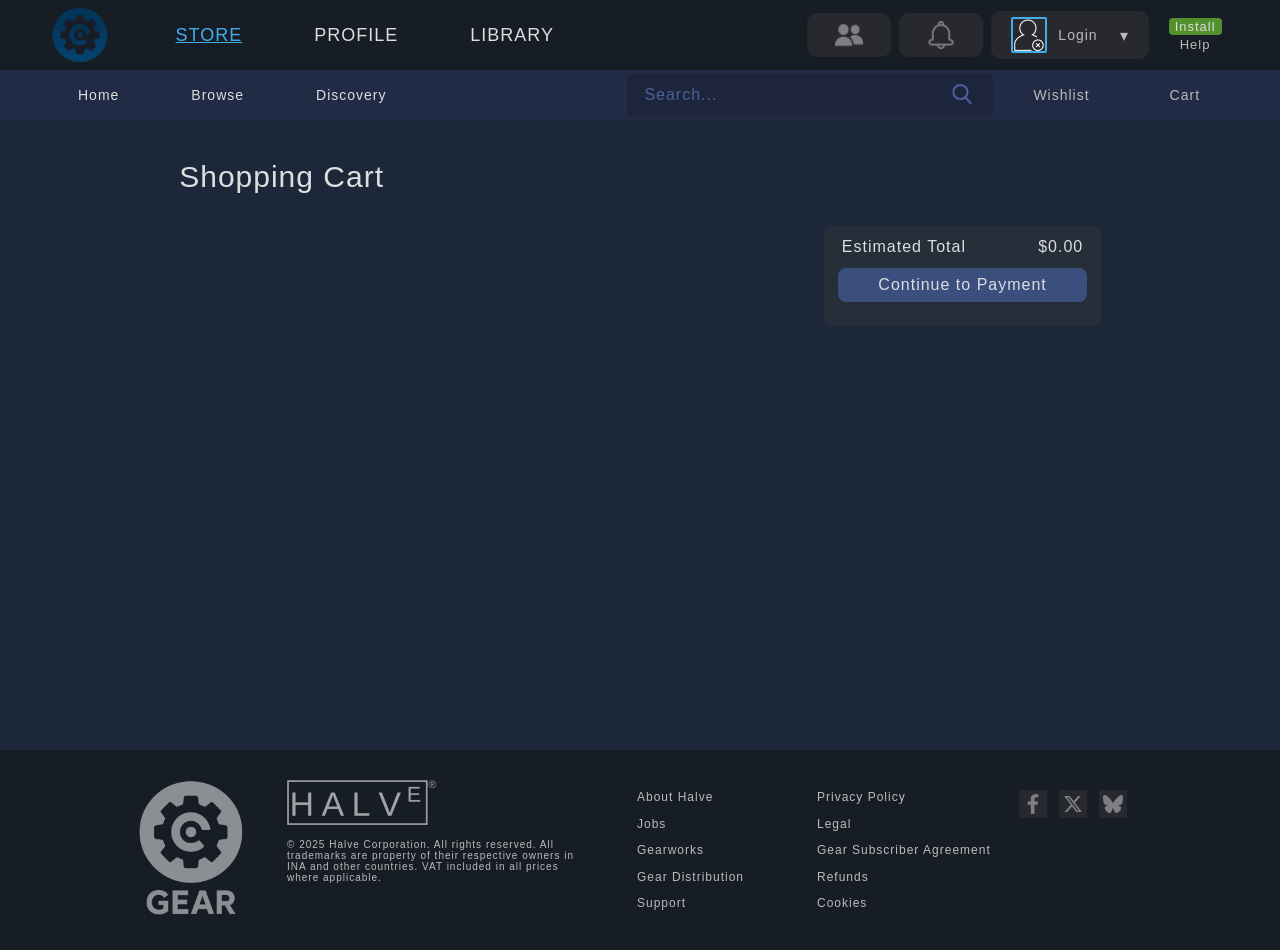
<file: Gear-unfinished/cart.html>
<!DOCTYPE html>
<html lang="en">
<head>
    <meta charset="UTF-8">
    <meta name="viewport" content="width=device-width, initial-scale=1.0">
    <link rel="shortcut icon" href="Assets/gear_logo.png" type="image/png">
    <title>Gear - Library</title>
    <link rel="stylesheet" href="css/cart.css">
</head>
<body>
    <div id="navbar">
        <!-- navbar-left -->
        <div id="navbar-left">
            <img src="Assets/gear_logo.png" alt="Gear" id="logo">
            <a href="index.html" id="active">STORE</a>
            <a href="profile.html">PROFILE</a>
            <a href="library.html">LIBRARY</a>
        </div>
        <!-- navbar-right -->
        <div id="navbar-right">
            <div class="img-background">
                <img src="Assets/friends.png" alt="friend" id="fren">
            </div>
            <div class="noti-background">
                <img src="Assets/notification.png" alt="friend" class="noti first_image">
                <img src="Assets/notification_1.png" alt="friend" class="noti second_image">
            </div>
            <div id="user-menu">
                <div class="user-background">
                    <img src="Assets/user-not-found.png" alt="Profile" class="profile-img">
                    <span class="username">Login</span>
                    <span class="balance"></span>
                    <span class="dropdown-icon">▾</span>
                </div>
                <div class="dropdown-button hidden">
                    <button id="logout-btn">Logout</button>
                </div>
            </div>
            <div id="other-nav">
                <a href="https://cdn.fastly.steamstatic.com/client/installer/SteamSetup.exe" id="install">Install</a>
                <a href="https://help.steampowered.com/en/" id="help">Help</a>
            </div>
        </div>
    </div>
    <div id="below-navbar">
        <!-- below-navbar-left -->
        <div id="below-navbar-left">
            <a href="index.html" class="bnl-block">Home</a>
            <a href="index.html#browse" class="bnl-block" >Browse</a>
            <a href="" class="bnl-block" >Discovery</a>
        </div>
        <!-- below-navbar-right -->
        <div id="below-navbar-right">
            <div class="search-bar">
                <input type="text" id="search-input" placeholder="Search...">
                <button id="search-button">
                    <img src="Assets/search.png" alt="Search">
                </button>
            </div>
            <a href="wishlist.html">Wishlist</a>
            <a href="cart.html">Cart</a>
        </div>
    </div>
    <div id="cart-body">
        <div id="cart-header">
            <span>Shopping Cart</span>
        </div>
        <div id="cart-section">
            <div id="cart-list">
                <!-- <div class="cart-card">
                    <img src="Assets/Games/aimlabs.jpg" alt="">
                    <div class="cart-title">
                        <span>-</span>
                    </div>
                    <div class="cart-windows">
                        <img src="Assets/icon_platform_win.png" alt="Windows">
                    </div>
                    <div class="cart-price">
                        <span class="normal-price">$49.99</span>
                        <span class="final-price">$49.99</span>
                    </div>
                    <div class="cart-delete">
                        <img src="Assets/trashcan-icon.png" class="delete default">
                        <img src="Assets/trashcan-icon-hovered.png" class="delete hovered">
                    </div>
                </div> -->
            </div>
            <div id="cart-total-price">
                <div id="estimated-total">
                    <span>Estimated Total</span>
                    <span class="total-price">$0.00</span>
                </div>
                <div id="purchase-button">
                    <span>Continue to Payment</span>
                </div>
            </div>
        </div>
    </div>
    <div id="popup">
        <div class="popup-content">
            <div class="popup-block">
                <div class="purchase-list">
                    <span id="confirm-title">Confirm your Order</span>
                    <div class="purchase-card">
                        <img src="Assets/Games/aimlabs.jpg" alt="">
                        <div class="purchase-body">
                            <span class="purchase-title">Aimlabs</span>
                            <span class="purchase-price">$24.99</span>
                        </div>
                    </div>
                    <div class="receipt-info">
                        <div class="receipient">
                            <span>Account Name: Space</span>
                            <span>Date Issued: 9999</span>
                        </div>
                        <div class="receipt-total">
                            <span>Total: $11.98</span>
                        </div>
                    </div>
                </div>
                <div class="payment">
                    <div class="payment-types">
                        <span>Payment Type</span>
                        <div class="payment-card">
                            <img src="Assets/mastercard-logo.png" alt="Mastercard">
                        </div>
                        <div class="payment-card">
                            <img src="Assets/visa-logo.png" alt="Visa">
                        </div>
                        <div class="payment-card">
                            <img src="Assets/dana-logo.png" alt="Dana">
                        </div>
                    </div>
                    <div class="purchase-button">
                        <span>Confirm Payment</span>
                    </div>
                </div>
            </div>
        </div>
    </div>
    <div id="footer">
        <img src="Assets/full-gear-logo-white.png" alt="Gear Logo" id="footer-logo">
        <div id="copyright-block">
            <img src="Assets/HALVe-logo.png" alt="Halve Copyright">
            <p>© 2025 Halve Corporation. All rights reserved. All trademarks are property of their respective owners in INA and other countries.
VAT included in all prices where applicable.</p>
        </div>
        <div class="links-list">
            <a href="https://www.valvesoftware.com/en/about" target="_blank" rel="noopener noreferrer">About Halve</a>
            <a href="https://www.valvesoftware.com/en/" target="_blank" rel="noopener noreferrer">Jobs</a>
            <a href="https://partner.steamgames.com/" target="_blank" rel="noopener noreferrer">Gearworks</a>
            <a href="https://partner.steamgames.com/steamdirect" target="_blank" rel="noopener noreferrer">Gear Distribution</a>
            <a href="https://help.steampowered.com/en/" target="_blank" rel="noopener noreferrer">Support</a>
        </div>
        <div class="links-list">
            <a href="https://store.steampowered.com/privacy_agreement/" target="_blank" rel="noopener noreferrer">Privacy Policy</a>
            <a href="https://store.steampowered.com/legal/" target="_blank" rel="noopener noreferrer">Legal</a>
            <a href="https://store.steampowered.com/subscriber_agreement/" target="_blank" rel="noopener noreferrer">Gear Subscriber Agreement</a>
            <a href="https://store.steampowered.com/steam_refunds/" target="_blank" rel="noopener noreferrer">Refunds</a>
            <a href="https://store.steampowered.com/account/cookiepreferences/" target="_blank" rel="noopener noreferrer">Cookies</a>
        </div>
        <div id="socials-list">
            <a href="http://www.facebook.com/Steam" target="_blank" rel="noopener noreferrer">
                <div class="socials-button">
                    <img src="Assets/facebook-icon.png" alt="FB">
                </div>
            </a>
            <a href="https://x.com/steam" target="_blank" rel="noopener noreferrer">
                <div class="socials-button">
                    <img src="Assets/twitter-x-icon.png" alt="X">
                </div>
            </a>
            <a href="https://bsky.app/profile/steampowered.com" target="_blank" rel="noopener noreferrer">
                <div class="socials-button">
                    <img src="Assets/bluesky-icon.png" alt="bsky">
                </div>
            </a>
        </div>
    </div>
    <script src="Database/database.js"></script>
    <script src="js/cart.js"></script>
</body>
</html>
</file>
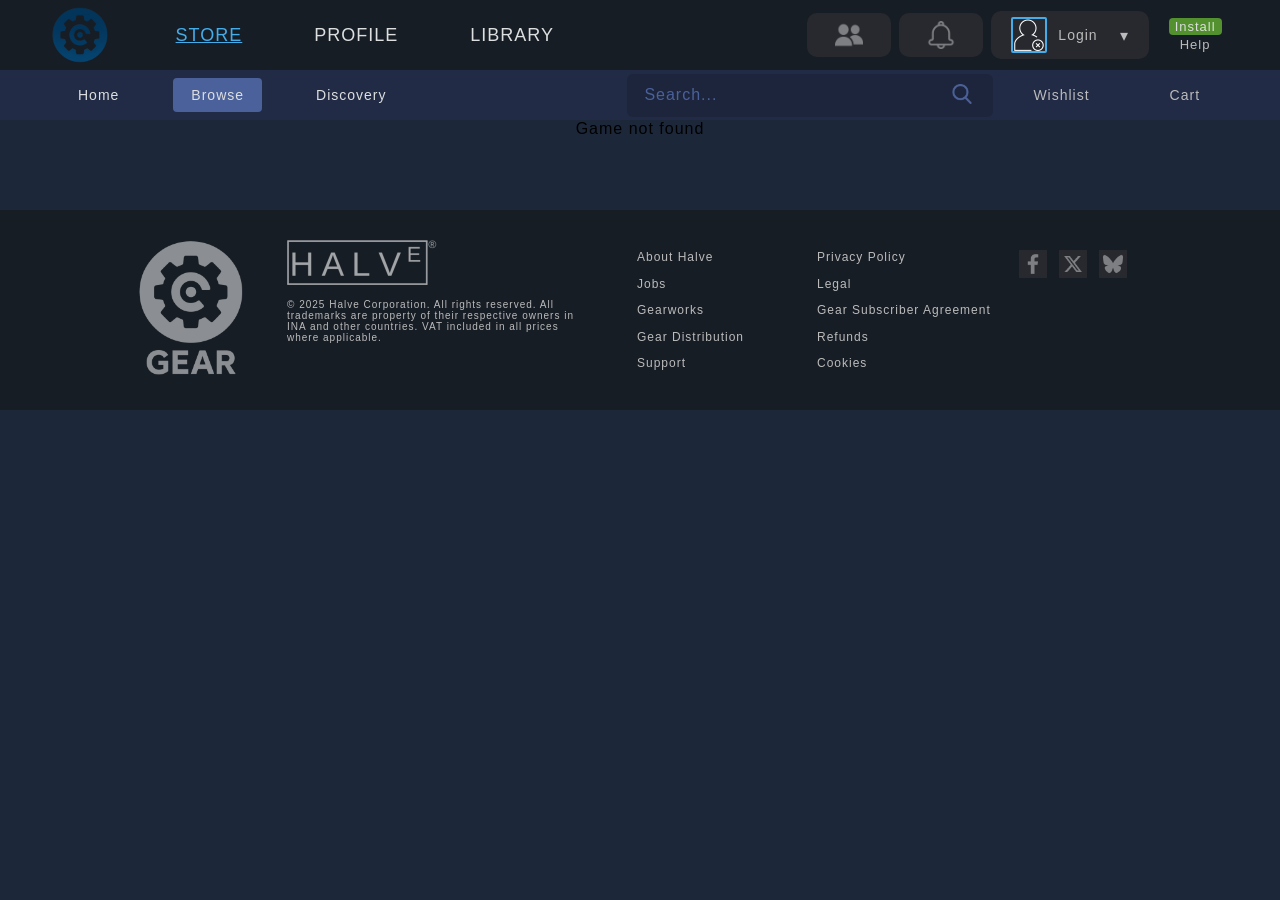
<file: Gear-unfinished/game.html>
<!DOCTYPE html>
<html lang="en">
<head>
    <meta charset="UTF-8">
    <meta name="viewport" content="width=device-width, initial-scale=1.0">
    <link rel="stylesheet" href="css/games.css">
    <link rel="shortcut icon" href="Assets/gear_logo.png" type="image/png">
    <title>Gear - Game Profile</title>
</head>
<body>
    <div id="navbar">
        <!-- navbar-left -->
        <div id="navbar-left">
            <img src="Assets/gear_logo.png" alt="Gear" id="logo">
            <a href="index.html" id="active">STORE</a>
            <a href="profile.html">PROFILE</a>
            <a href="library.html">LIBRARY</a>
        </div>
        <!-- navbar-right -->
        <div id="navbar-right">
            <div class="img-background">
                <img src="Assets/friends.png" alt="friend" id="fren">
            </div>
            <div class="noti-background">
                <img src="Assets/notification.png" alt="friend" class="noti first_image">
                <img src="Assets/notification_1.png" alt="friend" class="noti second_image">
            </div>
            <div id="user-menu">
                <div class="user-background">
                    <img src="Assets/user-not-found.png" alt="Profile" class="profile-img">
                    <span class="username">Login</span>
                    <span class="balance"></span>
                    <span class="dropdown-icon">▾</span>
                </div>
                <div class="dropdown-button hidden">
                    <button id="logout-btn">Logout</button>
                </div>
            </div>
            <div id="other-nav">
                <a href="https://cdn.fastly.steamstatic.com/client/installer/SteamSetup.exe" id="install">Install</a>
                <a href="https://help.steampowered.com/en/" id="help">Help</a>
            </div>
        </div>
    </div>
    <!-- below-navbar -->
    <div id="below-navbar">
        <!-- below-navbar-left -->
        <div id="below-navbar-left">
            <a href="index.html" class="bnl-block">Home</a>
            <a href="index.html#browse" class="bnl-block" id="active-subpage">Browse</a>
            <a href="" class="bnl-block" >Discovery</a>
        </div>
        <!-- below-navbar-right -->
        <div id="below-navbar-right">
            <div class="search-bar">
                <input type="text" id="search-input" placeholder="Search...">
                <button id="search-button">
                    <img src="Assets/search.png" alt="Search">
                </button>
            </div>

            <div id="search-results"></div>
            <a href="wishlist.html">Wishlist</a>
            <a href="cart.html">Cart</a>
        </div>
    </div>

    <!-- content -->
    <div id="game-body">
        <div id="game-block">
            <span></span>
            <div id="game-card">
                <video src="" controls autoplay muted></video>
                <div id="game-desc">
                    <img src="" alt="">
                    <span id="description">-</span>
                    <div class="game-desc-block">
                        <span class="game-desc-pre">Recent Reviews:</span>
                        <span class="game-desc-post" id="recent">-</span>
                    </div>
                    <div class="game-desc-block">
                        <span class="game-desc-pre">All Reviews:</span>
                        <span class="game-desc-post" id="all">-</span>
                    </div>
                    <div class="game-desc-block">
                        <span class="game-desc-pre">Release Date:</span>
                        <span class="game-desc-post" id="release-date">-</span>
                    </div>
                    <div class="game-desc-block">
                        <span class="game-desc-pre">Developer:</span>
                        <span class="game-desc-post" id="developer">-</span>
                    </div>
                    <div class="game-desc-block">
                        <span class="game-desc-pre">Publisher:</span>
                        <span class="game-desc-post" id="publisher">-</span>
                    </div>
                    <div class="game-desc-block">
                        <span class="game-desc-pre">Tags:</span>
                        <span class="game-desc-post" id="tags">-</span>
                    </div>
                </div>
            </div>
            <div id="other-card">
                <div id="wishlist-btn">
                    <span id="heart" class="heart">❤︎</span>
                    <span>Add to Wishlist</span>
                </div>
            </div>
        </div>
        
        <div id="more-info">
            <div id="left-info">
                <div class="game-edition">
                    <div class="game-block-edition">
                        <span class="edition-type">- Standard Edition</span>
                        <img src="Assets/icon_platform_win.png" alt="Windows" class="windows-logo">
                        <div class="game-price">
                            <span class="normal-price">-</span>
                            <span class="final-price">-</span>
                        </div>
                        <button>Add to cart</button>
                    </div>
                    <div class="game-block-edition">
                        <span class="edition-type">- Deluxe Edition</span>
                        <img src="Assets/icon_platform_win.png" alt="Windows" class="windows-logo">
                        <div class="game-price">
                            <span class="normal-price">-</span>
                            <span class="final-price">-</span>
                        </div>
                        <button>Add to cart</button>
                    </div>
                    <div class="game-block-edition">
                        <span class="edition-type">- Gold Edition</span>
                        <img src="Assets/icon_platform_win.png" alt="Windows" class="windows-logo">
                        <div class="game-price">
                            <span class="normal-price">-</span>
                            <span class="final-price">-</span>
                        </div>
                        <button>Add to cart</button>
                    </div>
                </div>

                <div id="system-block">
                    <div id="system-header">
                        <span>System Requirements</span>
                    </div>
                    <div id="system-desc">
                        <div id="system-min">
                            <span class="system-subtitle">MINIMUM</span>
                            <span>• Requires a 64-bit processor and operating system</span>
                            <span>• Windows 10</span>
                            <span>• INTEL CORE i5-8400 or AMD RYZEN 3 3300X</span>
                            <span>• 12 GB RAM</span>
                            <span>• NVIDIA GEFORCE GTX 1060 3 GB or AMD RADEON RX 580 4 GB</span>
                            <span>• DirectX Version 12</span>
                            <span>• Storage 60 GB available space</span>
                            <span>• Windows Compatible Audio Device</span>
                        </div>
                        <div id="system-rec">
                            <span class="system-subtitle">RECOMMENDED</span>
                            <span>• Requires a 64-bit processor and operating system</span>
                            <span>• Windows 10/11</span>
                            <span>• INTEL CORE i7-8700K or AMD RYZEN 5 3600X</span>
                            <span>• 16 GB RAM</span>
                            <span>• NVIDIA GEFORCE GTX 1070 8 GB or AMD RADEON RX VEGA 56 8 GB</span>
                            <span>• DirectX Version 12</span>
                            <span>• Storage 60 GB available space</span>
                            <span>• Windows Compatible Audio Device</span>
                        </div>
                    </div>
                    <div id="game-copyright">
                        <span></span>
                    </div>
                </div>
            </div>

            <div id="right-info">
                <div class="right-info-block">
                    <div class="right-info-header">
                        <span>Achievement</span>
                    </div>
                    <div class="right-info-body">
                        <img src="Assets/achievement-1.jpg" alt="Achievement 1" />
                        <img src="Assets/achievement-2.jpg" alt="Achievement 2" />
                        <img src="Assets/achievement-3.jpg" alt="Achievement 3" />
                        <img src="Assets/achievement-4.jpg" alt="Achievement 4" />
                        <div class="empty"><span>+62</span></div>
                    </div>
                </div>
                <div class="right-info-block">
                    <div class="right-info-header">
                        <span>Point Shop Item</span>
                    </div>
                    <div class="right-info-body">
                        <img src="Assets/points-1.png" alt="Point Shop Item 1" />
                        <img src="Assets/points-2.png" alt="Point Shop Item 2" />
                        <img src="Assets/points-3.png" alt="Point Shop Item 3" />
                        <img src="Assets/points-4.png" alt="Point Shop Item 4" />
                        <div class="empty"><span>+13</span></div>
                    </div>
                </div>
            </div>
        </div>
    </div>
    

    
    <div id="footer">
        <img src="Assets/full-gear-logo-white.png" alt="Gear Logo" id="footer-logo">
        <div id="copyright-block">
            <img src="Assets/HALVe-logo.png" alt="Halve Copyright">
            <p>© 2025 Halve Corporation. All rights reserved. All trademarks are property of their respective owners in INA and other countries.
VAT included in all prices where applicable.</p>
        </div>
        <div class="links-list">
            <a href="https://www.valvesoftware.com/en/about" target="_blank" rel="noopener noreferrer">About Halve</a>
            <a href="https://www.valvesoftware.com/en/" target="_blank" rel="noopener noreferrer">Jobs</a>
            <a href="https://partner.steamgames.com/" target="_blank" rel="noopener noreferrer">Gearworks</a>
            <a href="https://partner.steamgames.com/steamdirect" target="_blank" rel="noopener noreferrer">Gear Distribution</a>
            <a href="https://help.steampowered.com/en/" target="_blank" rel="noopener noreferrer">Support</a>
        </div>
        <div class="links-list">
            <a href="https://store.steampowered.com/privacy_agreement/" target="_blank" rel="noopener noreferrer">Privacy Policy</a>
            <a href="https://store.steampowered.com/legal/" target="_blank" rel="noopener noreferrer">Legal</a>
            <a href="https://store.steampowered.com/subscriber_agreement/" target="_blank" rel="noopener noreferrer">Gear Subscriber Agreement</a>
            <a href="https://store.steampowered.com/steam_refunds/" target="_blank" rel="noopener noreferrer">Refunds</a>
            <a href="https://store.steampowered.com/account/cookiepreferences/" target="_blank" rel="noopener noreferrer">Cookies</a>
        </div>
        <div id="socials-list">
            <a href="http://www.facebook.com/Steam" target="_blank" rel="noopener noreferrer">
                <div class="socials-button">
                    <img src="Assets/facebook-icon.png" alt="FB">
                </div>
            </a>
            <a href="https://x.com/steam" target="_blank" rel="noopener noreferrer">
                <div class="socials-button">
                    <img src="Assets/twitter-x-icon.png" alt="X">
                </div>
            </a>
            <a href="https://bsky.app/profile/steampowered.com" target="_blank" rel="noopener noreferrer">
                <div class="socials-button">
                    <img src="Assets/bluesky-icon.png" alt="bsky">
                </div>
            </a>
        </div>
    </div>
    <script src="js/game.js"></script>
    <script src="Database/database.js"></script>
</body>
</html>
</file>
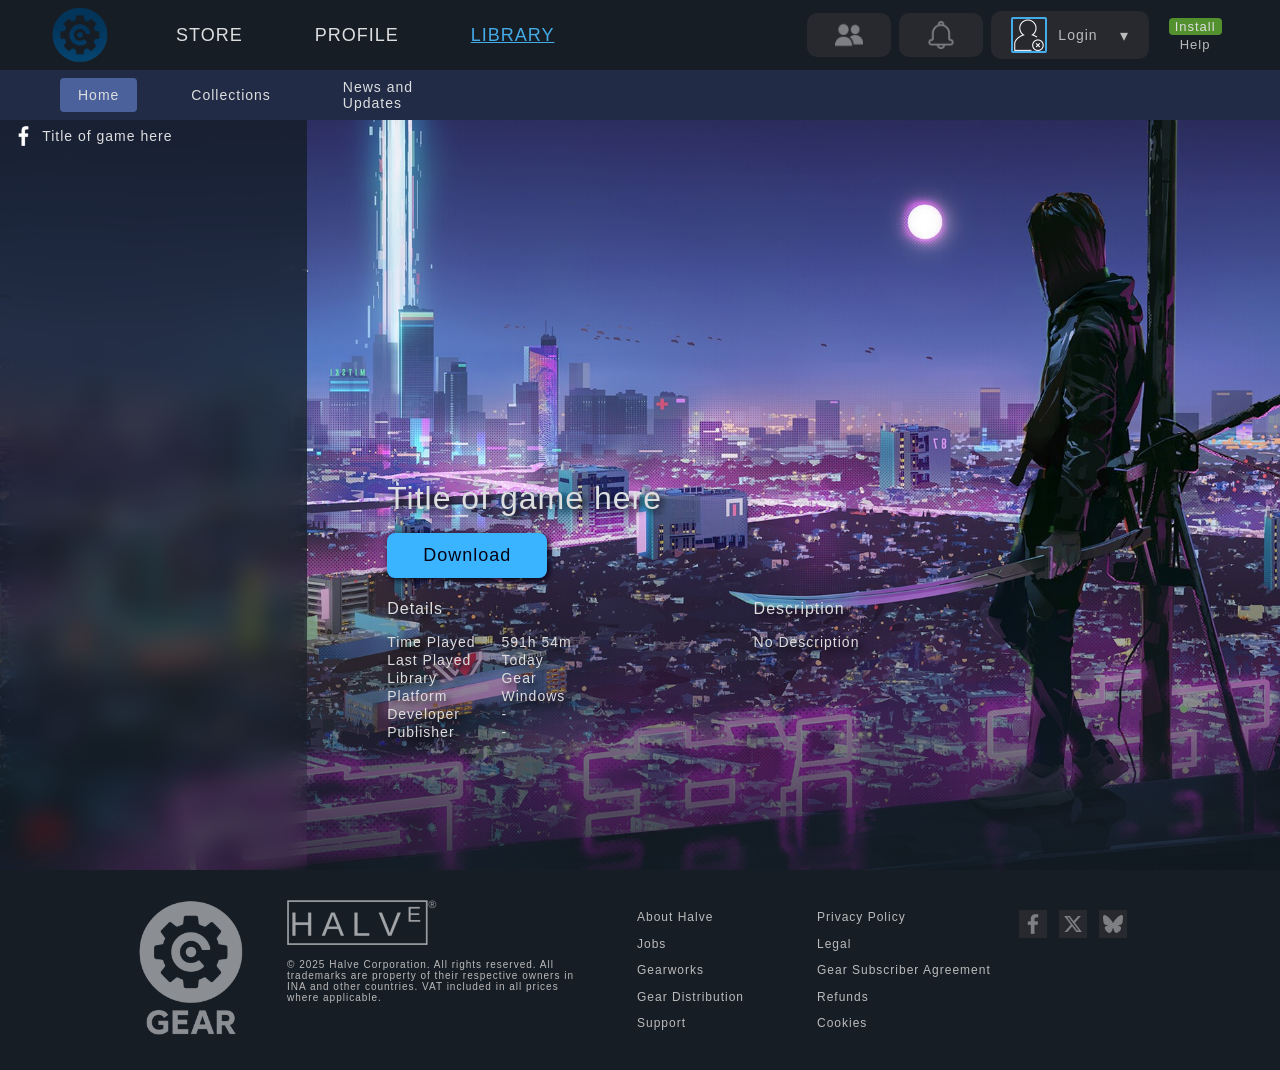
<file: Gear-unfinished/library.html>
<!DOCTYPE html>
<html lang="en">
<head>
    <meta charset="UTF-8">
    <meta name="viewport" content="width=device-width, initial-scale=1.0">
    <link rel="shortcut icon" href="Assets/gear_logo.png" type="image/png">
    <title>Gear - Library</title>
    <link rel="stylesheet" href="css/lib.css">
</head>
<body>
    <div id="navbar">
        <!-- navbar-left -->
        <div id="navbar-left">
            <img src="Assets/gear_logo.png" alt="Gear" id="logo">
            <a href="index.html">STORE</a>
            <a href="profile.html">PROFILE</a>
            <a href="library.html" id="active">LIBRARY</a>
        </div>
        <!-- navbar-right -->
        <div id="navbar-right">
            <div class="img-background">
                <img src="Assets/friends.png" alt="friend" id="fren">
            </div>
            <div class="noti-background">
                <img src="Assets/notification.png" alt="friend" class="noti first_image">
                <img src="Assets/notification_1.png" alt="friend" class="noti second_image">
            </div>
            <div id="user-menu">
                <div class="user-background">
                    <img src="Assets/user-not-found.png" alt="Profile" class="profile-img">
                    <span class="username">Login</span>
                    <span class="balance"></span>
                    <span class="dropdown-icon">▾</span>
                </div>
                <div class="dropdown-button hidden">
                    <button id="logout-btn">Logout</button>
                </div>
            </div>
            <div id="other-nav">
                <a href="https://cdn.fastly.steamstatic.com/client/installer/SteamSetup.exe" id="install">Install</a>
                <a href="https://help.steampowered.com/en/" id="help">Help</a>
            </div>
        </div>
    </div>
    <div id="below-navbar">
        <!-- below-navbar-left -->
        <div id="below-navbar-left">
            <a href="library.html" class="bnl-block" id="active-subpage">Home</a>
            <a href="" class="bnl-block" >Collections</a>
            <a href="" class="bnl-block" >News and Updates</a>
        </div>
    </div>
    <div id="library-body">
        <div id="games-list">
            <div class="games-index">
                <img src="Assets/facebook-icon.png" alt="">
                <span>Title of game here</span>
            </div>
        </div>
        <div class="selected-game">
            <div class="selected-title">
                <span>Title of game here</span>
            </div>
            <div class="selected-play-btn">
                <span>Download</span>
            </div>
            <div class="selected-info">
                <div class="selected-details">
                    <div class="detail-title"><span>Details</span></div>
                    <div class="subdetail">
                        <span class="subtitle">Time Played</span>
                        <span>591h 54m</span>
                    </div>
                    <div class="subdetail">
                        <span class="subtitle">Last Played</span>
                        <span>Today</span>
                    </div>
                    <div class="subdetail">
                        <span class="subtitle">Library</span>
                        <span>Gear</span>
                    </div>
                    <div class="subdetail">
                        <span class="subtitle">Platform</span>
                        <span>Windows</span>
                    </div>
                    <div class="subdetail">
                        <span class="subtitle">Developer</span>
                        <span>-</span>
                    </div>
                    <div class="subdetail">
                        <span class="subtitle">Publisher</span>
                        <span>-</span>
                    </div>
                </div>
                <div class="selected-desc">
                    <div class="detail-title"><span>Description</span></div>
                    <div class="full-description">
                        <span>
                            No Description
                        </span>
                    </div>
                </div>
            </div>
        </div>
    </div>
    <div id="footer">
        <img src="Assets/full-gear-logo-white.png" alt="Gear Logo" id="footer-logo">
        <div id="copyright-block">
            <img src="Assets/HALVe-logo.png" alt="Halve Copyright">
            <p>© 2025 Halve Corporation. All rights reserved. All trademarks are property of their respective owners in INA and other countries.
VAT included in all prices where applicable.</p>
        </div>
        <div class="links-list">
            <a href="https://www.valvesoftware.com/en/about" target="_blank" rel="noopener noreferrer">About Halve</a>
            <a href="https://www.valvesoftware.com/en/" target="_blank" rel="noopener noreferrer">Jobs</a>
            <a href="https://partner.steamgames.com/" target="_blank" rel="noopener noreferrer">Gearworks</a>
            <a href="https://partner.steamgames.com/steamdirect" target="_blank" rel="noopener noreferrer">Gear Distribution</a>
            <a href="https://help.steampowered.com/en/" target="_blank" rel="noopener noreferrer">Support</a>
        </div>
        <div class="links-list">
            <a href="https://store.steampowered.com/privacy_agreement/" target="_blank" rel="noopener noreferrer">Privacy Policy</a>
            <a href="https://store.steampowered.com/legal/" target="_blank" rel="noopener noreferrer">Legal</a>
            <a href="https://store.steampowered.com/subscriber_agreement/" target="_blank" rel="noopener noreferrer">Gear Subscriber Agreement</a>
            <a href="https://store.steampowered.com/steam_refunds/" target="_blank" rel="noopener noreferrer">Refunds</a>
            <a href="https://store.steampowered.com/account/cookiepreferences/" target="_blank" rel="noopener noreferrer">Cookies</a>
        </div>
        <div id="socials-list">
            <a href="http://www.facebook.com/Steam" target="_blank" rel="noopener noreferrer">
                <div class="socials-button">
                    <img src="Assets/facebook-icon.png" alt="FB">
                </div>
            </a>
            <a href="https://x.com/steam" target="_blank" rel="noopener noreferrer">
                <div class="socials-button">
                    <img src="Assets/twitter-x-icon.png" alt="X">
                </div>
            </a>
            <a href="https://bsky.app/profile/steampowered.com" target="_blank" rel="noopener noreferrer">
                <div class="socials-button">
                    <img src="Assets/bluesky-icon.png" alt="bsky">
                </div>
            </a>
        </div>
    </div>
    <script src="Database/database.js"></script>
    <script src="js/library.js"></script>
</body>
</html>
</file>
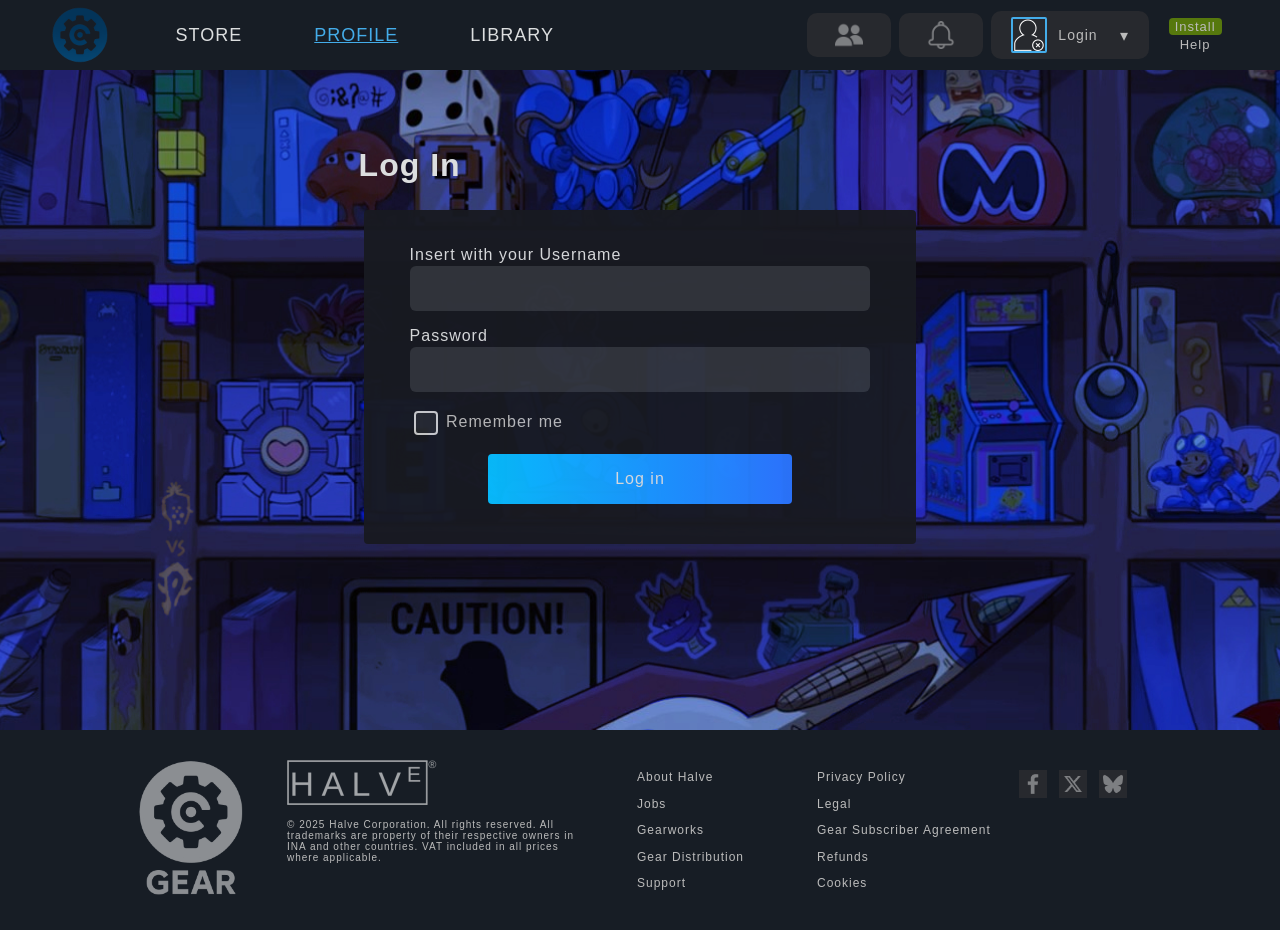
<file: Gear-unfinished/login.html>
<!DOCTYPE html>
<html lang="en">
<head>
    <meta charset="UTF-8">
    <meta name="viewport" content="width=device-width, initial-scale=1.0">
    <link rel="shortcut icon" href="Assets/gear_logo.png" type="image/png">
    <title>Gear - Login</title>
    <link rel="stylesheet" href="css/log.css">
</head>
<body>
    <div id="navbar">
        <!-- navbar-left -->
        <div id="navbar-left">
            <img src="Assets/gear_logo.png" alt="Gear" id="logo">
            <a href="index.html">STORE</a>
            <a href="profile.html" id="active">PROFILE</a>
            <a href="library.html">LIBRARY</a>
        </div>
        <!-- navbar-right -->
        <div id="navbar-right">
            <div class="img-background">
                <img src="Assets/friends.png" alt="friend" id="fren">
            </div>
            <div class="noti-background">
                <img src="Assets/notification.png" alt="friend" class="noti first_image">
                <img src="Assets/notification_1.png" alt="friend" class="noti second_image">
            </div>
            <div class="user-background">
                <img src="Assets/user-not-found.png" alt="Profile" class="profile-img">
                <span class="username">Login</span>
                <span class="balance"></span>
                <span class="dropdown-icon">▾</span>
            </div>
            <div id="other-nav">
                <a href="https://cdn.fastly.steamstatic.com/client/installer/SteamSetup.exe" id="install">Install</a>
                <a href="https://help.steampowered.com/en/" id="help">Help</a>
            </div>
        </div>
    </div>
    <div id="log-in-body">
        <h2>Log In</h2>
        <div id="form-block">
            <form id="login-form" method="post">
                <div class="input-block">
                    <label for="username">Insert with your Username</label>
                    <input type="text" id="username" name="username">
                </div>
                <div class="input-block">
                    <label for="password">Password</label>
                    <input type="password" id="password" name="password">
                </div>
                <div class="input-block">
                    <div class="checkbox-block">
                        <input type="checkbox" id="remember" name="remember">
                        <label for="remember">Remember me</label>
                    </div>
                </div>
                <div class="input-block">
                    <button>Log in</button>
                </div>
            </form>

        </div>
    </div>
    <div id="footer">
        <img src="Assets/full-gear-logo-white.png" alt="Gear Logo" id="footer-logo">
        <div id="copyright-block">
            <img src="Assets/HALVe-logo.png" alt="Halve Copyright">
            <p>© 2025 Halve Corporation. All rights reserved. All trademarks are property of their respective owners in INA and other countries.
VAT included in all prices where applicable.</p>
        </div>
        <div class="links-list">
            <a href="https://www.valvesoftware.com/en/about" target="_blank" rel="noopener noreferrer">About Halve</a>
            <a href="https://www.valvesoftware.com/en/" target="_blank" rel="noopener noreferrer">Jobs</a>
            <a href="https://partner.steamgames.com/" target="_blank" rel="noopener noreferrer">Gearworks</a>
            <a href="https://partner.steamgames.com/steamdirect" target="_blank" rel="noopener noreferrer">Gear Distribution</a>
            <a href="https://help.steampowered.com/en/" target="_blank" rel="noopener noreferrer">Support</a>
        </div>
        <div class="links-list">
            <a href="https://store.steampowered.com/privacy_agreement/" target="_blank" rel="noopener noreferrer">Privacy Policy</a>
            <a href="https://store.steampowered.com/legal/" target="_blank" rel="noopener noreferrer">Legal</a>
            <a href="https://store.steampowered.com/subscriber_agreement/" target="_blank" rel="noopener noreferrer">Gear Subscriber Agreement</a>
            <a href="https://store.steampowered.com/steam_refunds/" target="_blank" rel="noopener noreferrer">Refunds</a>
            <a href="https://store.steampowered.com/account/cookiepreferences/" target="_blank" rel="noopener noreferrer">Cookies</a>
        </div>
        <div id="socials-list">
            <a href="http://www.facebook.com/Steam" target="_blank" rel="noopener noreferrer">
                <div class="socials-button">
                    <img src="Assets/facebook-icon.png" alt="FB">
                </div>
            </a>
            <a href="https://x.com/steam" target="_blank" rel="noopener noreferrer">
                <div class="socials-button">
                    <img src="Assets/twitter-x-icon.png" alt="X">
                </div>
            </a>
            <a href="https://bsky.app/profile/steampowered.com" target="_blank" rel="noopener noreferrer">
                <div class="socials-button">
                    <img src="Assets/bluesky-icon.png" alt="bsky">
                </div>
            </a>
        </div>
    </div>
    <script src="js/logscript.js"></script>
    <script src="Database/database2.js"></script>
</body>
</html>
</file>
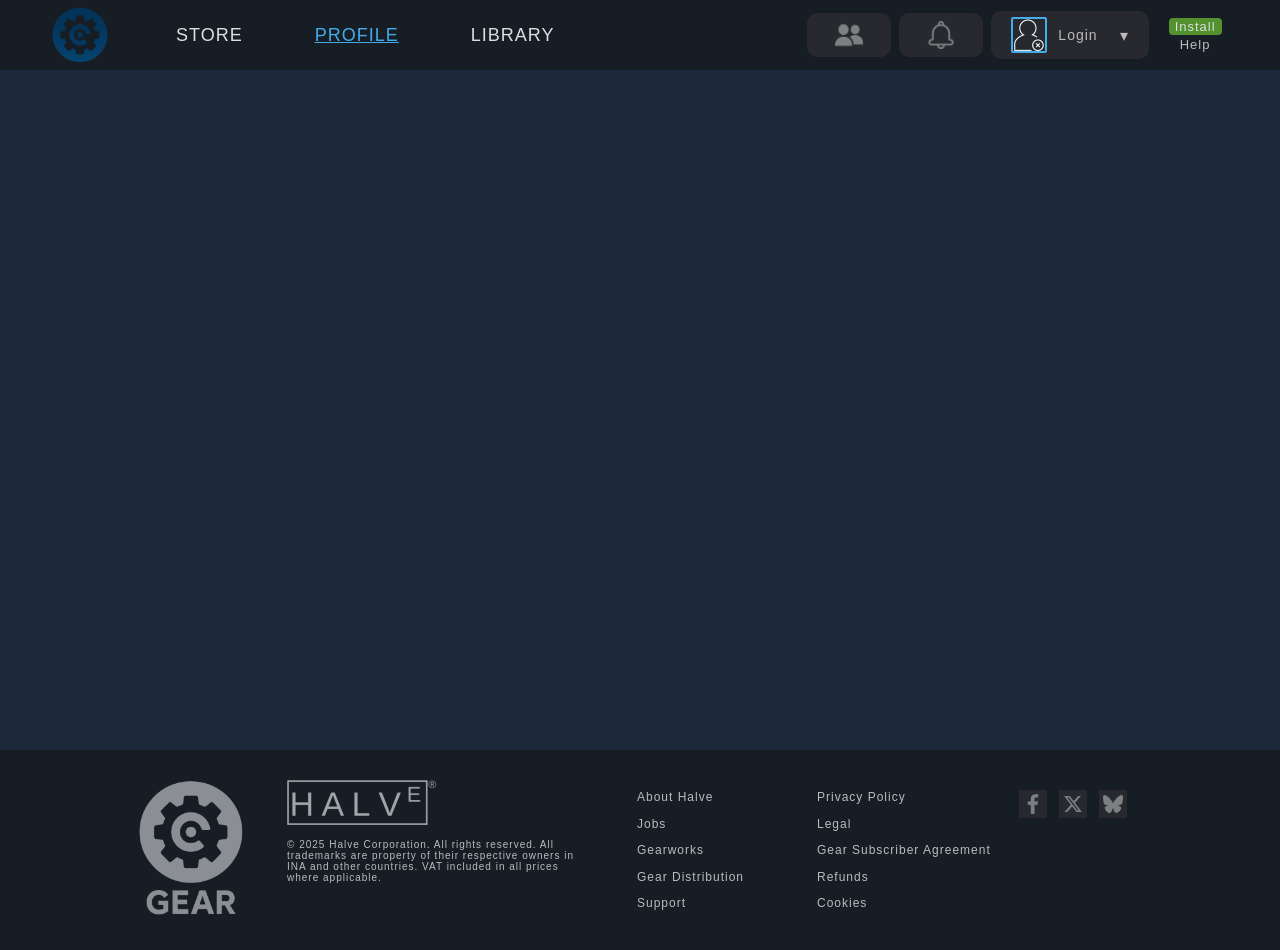
<file: Gear-unfinished/profile.html>
<!DOCTYPE html>
<html lang="en">
<head>
    <meta charset="UTF-8">
    <meta name="viewport" content="width=device-width, initial-scale=1.0">
    <link rel="shortcut icon" href="Assets/gear_logo.png" type="image/png">
    <title>Gear - Profile</title>
    <link rel="stylesheet" href="css/pro.css">
</head>
<body>
    <div id="navbar">
        <!-- navbar-left -->
        <div id="navbar-left">
            <img src="Assets/gear_logo.png" alt="Gear" id="logo">
            <a href="index.html">STORE</a>
            <a href="profile.html" id="active">PROFILE</a>
            <a href="library.html">LIBRARY</a>
        </div>
        <!-- navbar-right -->
        <div id="navbar-right">
            <div class="img-background">
                <img src="Assets/friends.png" alt="friend" id="fren">
            </div>
            <div class="noti-background">
                <img src="Assets/notification.png" alt="friend" class="noti first_image">
                <img src="Assets/notification_1.png" alt="friend" class="noti second_image">
            </div>
            <div id="user-menu">
                <div class="user-background">
                    <img src="Assets/user-not-found.png" alt="Profile" class="profile-img">
                    <span class="username">Login</span>
                    <span class="balance"></span>
                    <span class="dropdown-icon">▾</span>
                </div>
                <div class="dropdown-button hidden">
                    <button id="logout-btn">Logout</button>
                </div>
            </div>
            <div id="other-nav">
                <a href="https://cdn.fastly.steamstatic.com/client/installer/SteamSetup.exe" id="install">Install</a>
                <a href="https://help.steampowered.com/en/" id="help">Help</a>
            </div>
        </div>
    </div>
    <div id="profile-body">

    </div>
    <div id="footer">
        <img src="Assets/full-gear-logo-white.png" alt="Gear Logo" id="footer-logo">
        <div id="copyright-block">
            <img src="Assets/HALVe-logo.png" alt="Halve Copyright">
            <p>© 2025 Halve Corporation. All rights reserved. All trademarks are property of their respective owners in INA and other countries.
VAT included in all prices where applicable.</p>
        </div>
        <div class="links-list">
            <a href="https://www.valvesoftware.com/en/about" target="_blank" rel="noopener noreferrer">About Halve</a>
            <a href="https://www.valvesoftware.com/en/" target="_blank" rel="noopener noreferrer">Jobs</a>
            <a href="https://partner.steamgames.com/" target="_blank" rel="noopener noreferrer">Gearworks</a>
            <a href="https://partner.steamgames.com/steamdirect" target="_blank" rel="noopener noreferrer">Gear Distribution</a>
            <a href="https://help.steampowered.com/en/" target="_blank" rel="noopener noreferrer">Support</a>
        </div>
        <div class="links-list">
            <a href="https://store.steampowered.com/privacy_agreement/" target="_blank" rel="noopener noreferrer">Privacy Policy</a>
            <a href="https://store.steampowered.com/legal/" target="_blank" rel="noopener noreferrer">Legal</a>
            <a href="https://store.steampowered.com/subscriber_agreement/" target="_blank" rel="noopener noreferrer">Gear Subscriber Agreement</a>
            <a href="https://store.steampowered.com/steam_refunds/" target="_blank" rel="noopener noreferrer">Refunds</a>
            <a href="https://store.steampowered.com/account/cookiepreferences/" target="_blank" rel="noopener noreferrer">Cookies</a>
        </div>
        <div id="socials-list">
            <a href="http://www.facebook.com/Steam" target="_blank" rel="noopener noreferrer">
                <div class="socials-button">
                    <img src="Assets/facebook-icon.png" alt="FB">
                </div>
            </a>
            <a href="https://x.com/steam" target="_blank" rel="noopener noreferrer">
                <div class="socials-button">
                    <img src="Assets/twitter-x-icon.png" alt="X">
                </div>
            </a>
            <a href="https://bsky.app/profile/steampowered.com" target="_blank" rel="noopener noreferrer">
                <div class="socials-button">
                    <img src="Assets/bluesky-icon.png" alt="bsky">
                </div>
            </a>
        </div>
    </div>
</body>
</html>
</file>
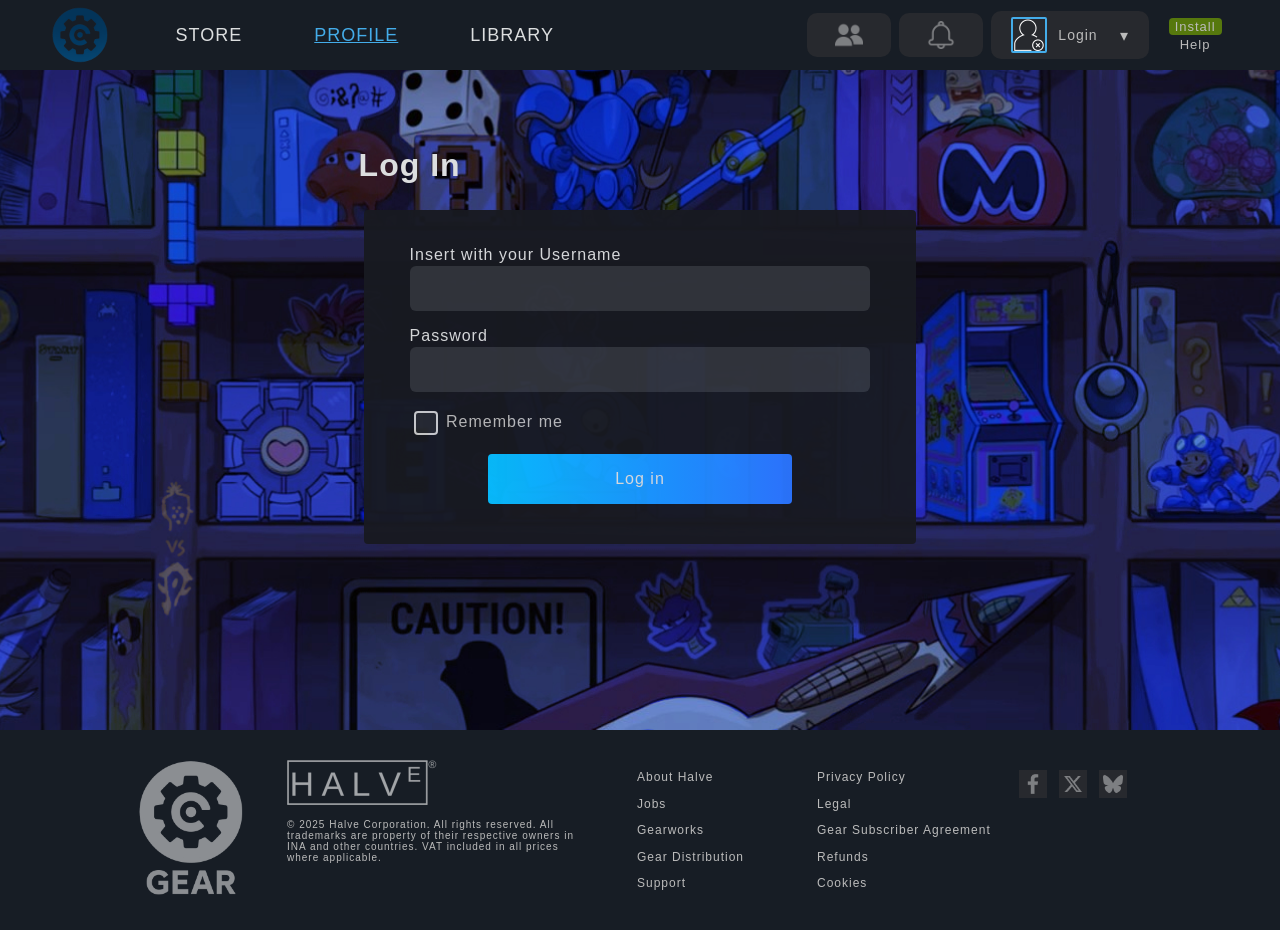
<file: Gear-unfinished/wishlist.html>
<!DOCTYPE html>
<html lang="en">
<head>
    <meta charset="UTF-8">
    <meta name="viewport" content="width=device-width, initial-scale=1.0">
    <link rel="shortcut icon" href="Assets/gear_logo.png" type="image/png">
    <title>Gear - Wishlist</title>
    <link rel="stylesheet" href="css/wishlist.css">
</head>
<body>
    <div id="navbar">
        <!-- navbar-left -->
        <div id="navbar-left">
            <img src="Assets/gear_logo.png" alt="Gear" id="logo">
            <a href="index.html" id="active">STORE</a>
            <a href="profile.html">PROFILE</a>
            <a href="library.html">LIBRARY</a>
        </div>
        <!-- navbar-right -->
        <div id="navbar-right">
            <div class="img-background">
                <img src="Assets/friends.png" alt="friend" id="fren">
            </div>
            <div class="noti-background">
                <img src="Assets/notification.png" alt="friend" class="noti first_image">
                <img src="Assets/notification_1.png" alt="friend" class="noti second_image">
            </div>
            <div id="user-menu">
                <div class="user-background">
                    <img src="Assets/user-not-found.png" alt="Profile" class="profile-img">
                    <span class="username">Login</span>
                    <span class="balance"></span>
                    <span class="dropdown-icon">▾</span>
                </div>
                <div class="dropdown-button hidden">
                    <button id="logout-btn">Logout</button>
                </div>
            </div>
            <div id="other-nav">
                <a href="https://cdn.fastly.steamstatic.com/client/installer/SteamSetup.exe" id="install">Install</a>
                <a href="https://help.steampowered.com/en/" id="help">Help</a>
            </div>
        </div>
    </div>
    <div id="below-navbar">
        <!-- below-navbar-left -->
        <div id="below-navbar-left">
            <a href="index.html" class="bnl-block">Home</a>
            <a href="index.html#browse" class="bnl-block" >Browse</a>
            <a href="" class="bnl-block" >Discovery</a>
        </div>
        <!-- below-navbar-right -->
        <div id="below-navbar-right">
            <div class="search-bar">
                <input type="text" id="search-input" placeholder="Search...">
                <button id="search-button">
                    <img src="Assets/search.png" alt="Search">
                </button>
            </div>
            <a href="wishlist.html">Wishlist</a>
            <a href="cart.html">Cart</a>
        </div>
    </div>
    <div id="wishlist-body">
        <div id="wishlist-list">
            <div id="wishlist-header">
                <span>Your Wishlist</span>
                <span id="count">(-)</span>
            </div>
            <div class="wishlists">
                <div class="wishlist-card">
                    <img src="Assets/Games/baksosimulator.jpg" alt="">
                    <div class="wishlist-desc">
                        <div class="wishlist-title">
                            <span>Bakso Simulator</span>
                            <img src="Assets/icon_platform_win.png" alt="Windows">
                        </div>
                        <div class="wishlist-info">
                            <span>Tags</span>
                            <div class="price">
                                <span class="final-price">$7.99</span>
                                <span class="normal-price">$24.99</span>
                            </div>
                        </div>
                    </div>
                </div>
            </div>
        </div>
    </div>
    <div id="footer">
        <img src="Assets/full-gear-logo-white.png" alt="Gear Logo" id="footer-logo">
        <div id="copyright-block">
            <img src="Assets/HALVe-logo.png" alt="Halve Copyright">
            <p>© 2025 Halve Corporation. All rights reserved. All trademarks are property of their respective owners in INA and other countries.
VAT included in all prices where applicable.</p>
        </div>
        <div class="links-list">
            <a href="https://www.valvesoftware.com/en/about" target="_blank" rel="noopener noreferrer">About Halve</a>
            <a href="https://www.valvesoftware.com/en/" target="_blank" rel="noopener noreferrer">Jobs</a>
            <a href="https://partner.steamgames.com/" target="_blank" rel="noopener noreferrer">Gearworks</a>
            <a href="https://partner.steamgames.com/steamdirect" target="_blank" rel="noopener noreferrer">Gear Distribution</a>
            <a href="https://help.steampowered.com/en/" target="_blank" rel="noopener noreferrer">Support</a>
        </div>
        <div class="links-list">
            <a href="https://store.steampowered.com/privacy_agreement/" target="_blank" rel="noopener noreferrer">Privacy Policy</a>
            <a href="https://store.steampowered.com/legal/" target="_blank" rel="noopener noreferrer">Legal</a>
            <a href="https://store.steampowered.com/subscriber_agreement/" target="_blank" rel="noopener noreferrer">Gear Subscriber Agreement</a>
            <a href="https://store.steampowered.com/steam_refunds/" target="_blank" rel="noopener noreferrer">Refunds</a>
            <a href="https://store.steampowered.com/account/cookiepreferences/" target="_blank" rel="noopener noreferrer">Cookies</a>
        </div>
        <div id="socials-list">
            <a href="http://www.facebook.com/Steam" target="_blank" rel="noopener noreferrer">
                <div class="socials-button">
                    <img src="Assets/facebook-icon.png" alt="FB">
                </div>
            </a>
            <a href="https://x.com/steam" target="_blank" rel="noopener noreferrer">
                <div class="socials-button">
                    <img src="Assets/twitter-x-icon.png" alt="X">
                </div>
            </a>
            <a href="https://bsky.app/profile/steampowered.com" target="_blank" rel="noopener noreferrer">
                <div class="socials-button">
                    <img src="Assets/bluesky-icon.png" alt="bsky">
                </div>
            </a>
        </div>
    </div>
    <script src="js/wishlist.js"></script>
    <script src="Database/database.js"></script>
</body>
</html>
</file>
<file: Gear-unfinished/css/cart.css>
body {
    background-color: #1B2838;
    margin: 0px;
}

:root {
  --primary-blue: #1c283a;
  --secondary-blue: #171D25;
  --dark-blue: #060314;
  --primary-below-navbar: #212B45;
  --secondary-below-navbar: #4B619B;
  --hovered-below-navbar: #435ca2;
  --primary-text: #DCDEDF;
  --hovered-text: #FFFFFF;
  --active-text: #44ace9;
  --active-hovered-text: #1e9df7;
  --primary-button-bg: #27292E;
  --hovered-button-bg-2: #1e2025;
  --button-bg: #3b4f7e;
  --hovered-button-bg: #3d599b;
  --segoe: 'Segoe UI', Tahoma, Geneva, Verdana, sans-serif;
  --franklin: 'Franklin Gothic', 'Arial Narrow', Arial, sans-serif;
}

* {
    font-family: var(--franklin);
    letter-spacing: 1px;
}

html {
  scroll-behavior: smooth;
}

#browse {
    scroll-margin-top: 100px;
}

span {
    color: var(--primary-text);
    font-family: var(--segoe);
}

body {
    background-color: var(--primary-blue);
    margin: 0px;
}

#navbar {
    display: flex;
    position: fixed;
    background-color: var(--secondary-blue);
    align-items: center;
    height: 70px;
    width: 100%;
    border: 0px;
    margin: 0px;
    padding-left: 24px;
    z-index: 2;
}

#logo {
    display: inline-block;
    width: 60px;
    height: 60px;
}

#navbar-left {
    display: flex;
    position: fixed; 
    width: 35%;
    height: auto;
    align-items: center;
    border: 0px;
    margin: 0px;
    margin-left: 2%;
}

#navbar-left a {
    color: var(--primary-text);
    text-decoration: none;
    font-size: 18px;
    margin-left: 60px;
    padding: 3px 6px;
    transition: color 0.3s ease, text-decoration 0.3s ease;
}

#navbar-left a:hover {
    color: var(--hovered-text);
}

#navbar-left #active {
    color: var(--active-text);
    text-decoration: underline;
    font-size: 18px;
    margin-left: 60px;
    padding: 3px 6px;
    transition: color 0.3s ease;
}

#navbar-left #active:hover {
    color: var(--active-hovered-text);
}

#navbar-right {
    display: flex;
    position: fixed;
    width: 35%;
    height: auto;
    align-items: center;
    justify-content: flex-end;
    margin-left: 57%;
    padding: 0 20px;
}

.img-background{
    display: flex;
    background-color: var(--primary-button-bg);
    padding: 8px 28px;
    margin-left: 8px;
    border-radius: 10px;
    align-items: center;
    justify-content: center;
    width: fit-content;
    height: fit-content;
    cursor: pointer;
}

.img-background:hover #fren {
    filter: brightness(0) invert(1) opacity(0.5);
}

#fren{
    display: inline-block;
    width: 28px;
    height: 28px;
    filter: brightness(0) invert(1) opacity(0.4);
    transition: filter 0.3s ease;
}

.noti-background{
    display: flex;
    position: relative;
    background-color: var(--primary-button-bg);
    padding: 22px 42px;
    margin-left: 8px;
    border-radius: 10px;
    align-items: center;
    justify-content: center;
    width: fit-content;
    height: fit-content;
    cursor: pointer;
}

.noti{
    position: absolute;
    display: inline-block;
    width: 28px;
    height: 28px;
    filter: brightness(0) invert(1) opacity(0.4);
    opacity: 0;
    transition: filter 0.3s ease, opacity 0.3s ease-in-out; 
}

.first_image {
    opacity: 1;
}

.noti-background:hover .first_image {
    opacity: 0;
    filter: brightness(0) invert(1) opacity(0.4);
}

.noti-background:hover .second_image {
    opacity: 1;
    filter: brightness(0) invert(1) opacity(0.5);
}

#noti:hover {
    content: url("../Assets/notification_1.png");
}

/* profile */
#user-menu {
    width: fit-content;
    display: flex;
}

.user-background{
    display: flex;
    background-color: var(--primary-button-bg);
    padding: 6px 20px;
    margin-left: 8px;
    border-radius: 10px;
    align-items: center;
    justify-content: center;
    width: fit-content;
    height: fit-content;
    cursor: pointer;
    z-index: 3;
}

.profile-img {
    width: 32px;
    height: 32px;
    border: solid;
    border-color: var(--active-text);
    border-width: 2px;
    border-radius: 2px;
    margin-right: 4px;
    transition: width 0.3s ease, height 0.3s ease, border-color 0.3s ease;
}

.username {
    margin: 7px;
    font-size: 14px;
    font-weight: 500;
    color: #bbbbbb;
    margin-right: 12px;
    transition: color 0.3s ease;
}

.balance {
    margin: 0;
    font-weight: 400;
    font-size: 11px;
    color: #bbbbbb;
    transition: color 0.3s ease;
}

.dropdown-icon {
    margin-left: auto;
    padding-left: 10px;
    font-size: 16px;
    color: #bbbbbb;
    cursor: pointer;
    transition: color 0.3s ease;
}

.dropdown-button {
  position: absolute;
  top: 100%;
  width: 30%;
  margin-left: 7px;
  margin-top: -5px;
  background-color: var(--primary-button-bg);
  padding: 10px;
  border-radius: 5px;
  z-index: 2;
  transition: all 0.3s ease;
}

.hidden {
    margin-top: -48px;
    opacity: 0;
}

.dropdown-button button {
  background-color: #ff4d4d;
  color: var(--primary-text);
  font-family: var(--franklin);
  width: 100%;
  border: none;
  padding: 8px 12px;
  border-radius: 4px;
  cursor: pointer;
  transition: all 0.3s ease;
}

.dropdown-button button:hover {
  background-color: #ff6060;
}

.user-background:hover .profile-img {
    width: 36px;
    height: 36px;
    border-color: var(--active-hovered-text);
}

.user-background:hover .username, .user-background:hover .balance, .user-background:hover .dropdown-icon {
    color: #cccccc;
}
/* profile */

#other-nav {
    display: flex;
    height: 100%;
    flex-direction: column;
    justify-content: space-between;
    align-items: center;
}

/* help */
#help{
    margin-left: 20px;
    font-size: 13px;
    color: #bbbbbb;
    text-decoration: none;
    font-family: var(--segoe);
    transition: color 0.3s ease;
    margin-top: 2px;
}

#help:hover {
    color: #cccccc;
}
/* help */

#install {
    margin-left: 20px;
    font-size: 13px;
    color: var(--primary-text);
    background-color: #53902e;
    border-radius: 4px;
    padding: 1px 6px;
    text-decoration: none;
    font-family: var(--segoe);
    transition: color 0.3s ease, background-color 0.3s ease;
}

#install:hover {
    color: var(--hovered-text);
    background-color: #609f39;
}

#below-navbar {
    display: flex;
    background-color: var(--primary-below-navbar);
    align-items: center;
    height: 50px;
    width: auto;
    border: 0px;
    margin: 0px;
    padding-left: 24px;
    padding-top: 70px;
}

#below-navbar a {
    font-size: 14px;
    font-family: 'Segoe UI', Tahoma, Geneva, Verdana, sans-serif;
}

#below-navbar span {
    font-size: 14px;
}

#below-navbar-left {
    display: flex;
    width: 35%;
    height: auto;
    align-items: center;
    border: 0px;
    margin-left: 8px;
    padding: 0 10px;
}

#active-subpage {
    background-color: var(--secondary-below-navbar);
    color: var(--primary-text);
    transition: color 0.3s ease, background-color 0.3s ease;
}

#active-subpage:hover {
    background-color: var(--hovered-below-navbar);
    color: var(--hovered-text);
}

.bnl-block {
    display: flex;
    padding: 9px 18px;
    border-radius: 4px;
    align-items: center;
    justify-content: center;
    width: fit-content;
    height: fit-content;
    text-decoration: none;
    margin: 0px 18px;
    color: var(--primary-text);
    transition: color 0.3s ease;
}

.bnl-block:hover {
    color: var(--hovered-text);
}

#below-navbar-right {
    display: flex;
    width: 35%;
    height: auto;
    align-items: center;
    justify-content: flex-end;
    margin-left: 23%;
    padding: 0 20px;
}

.search-bar {
    display: flex;
    background-color: #1c253b;
    padding: 9px 15px;
    margin-left: 24px;
    border-radius: 6px;
    align-items: center;
    justify-content: center;
    width: fit-content;
    height: fit-content;
}

.search-bar input {
    flex: 1;
    background: transparent;
    border: none;
    color: var(--primary-text);
    caret-color: var(--primary-text);
    font-family: 'Segoe UI', Tahoma, Geneva, Verdana, sans-serif;
    font-size: 16px;
    outline: none;
    width: 300px;
    transition: color 0.3s ease, caret-color 0.3s ease;
}

.search-bar input:hover {
    color: var(--hovered-text);
    caret-color: var(--hovered-text);
}

.search-bar input:focus::placeholder, .search-bar input:focus:hover::placeholder {
    color: transparent;
}

.search-bar input::placeholder {
    color: #4B619B;
    transition: color 0.3s ease;
}

.search-bar input:hover::placeholder {
    color: #617DC7;
}

.search-bar button {
    background: transparent;
    border: none;
    transition: filter 0.3s ease-in-out;
}

.search-bar button img {
    background: transparent;
    width: 20px;
    height: 20px;
    filter: brightness(0) saturate(100%) invert(38%) sepia(13%) saturate(1837%) hue-rotate(186deg) brightness(93%) contrast(91%);
}

.search-bar button:hover {
    filter: brightness(130%);
}

/* below-navbar-right */
#below-navbar-right a {
    margin: 60px 40px;
    color: var(--primary-text);
    color: #bbbbbb;
    text-decoration: none;
    transition: color 0.3s ease;
}

#below-navbar-right a:hover {
    color: #cccccc;
}

#cart-body {
    display: flex;
    flex-direction: column;
    position: relative;
    align-items: center;
    width: 100%;
    height: fit-content;
    min-height: 550px;
}

#cart-header {
    width: 72%;
    margin: 24px 0px;
    margin-top: 40px;
}

#cart-header span {
    font-family: var(--franklin);
    font-size: 30px;
    font-weight: 400;
}

#cart-section {
    display: flex;
    flex-direction: row;
    position: relative;
    justify-content: space-between;
    width: 72%;
    height: fit-content;
}

#cart-list {
    display: flex;
    flex-direction: column;
    position: relative;
    justify-content: flex-start;
    align-items: center;
    width: 68%;
    height: fit-content;
}

#cart-list .cart-card {
    display: flex;
    flex-direction: row;
    justify-content: space-between;
    align-items: center;
    flex-direction: row;
    background-color: #2c3239a6;
    border-radius: 8px;
    width: 100%;
    padding: 8px 0px;
    height: 72px;
    margin: 8px 0px;
    cursor: pointer;
    transition: all 0.3s ease;
}

#cart-list .cart-card:hover  {
    background-color: #272d34a6;
}

.cart-card img {
    height: 100%;
    margin: 0px 8px;
    border-radius: 4px;
}

.cart-card .cart-title {
    width: 40%;
}

.cart-title span {
    font-family: var(--segoe);
    font-size: 16px;
    font-weight: 500;
}

.cart-card .cart-windows {
    width: 24px;
    height: 24px;
}

.cart-card .cart-price {
    display: flex;
    flex-direction: column;
    align-items: center;
    margin-left: 40px;
}

.cart-price .normal-price {
    font-size: 12px;
    text-decoration: line-through;
}

.cart-card .cart-delete {
    height: 40px;
    width: 40px;
    display: flex;
    flex-direction: column;
    align-items: center;
    justify-content: center;
    background-color: var(--primary-button-bg);
    opacity: 80%;
    border-radius: 8px;
    margin: 0px 16px;
    transition: all 0.3s ease;
    cursor: pointer;
}

.cart-card .cart-delete img {
    transition: all 0.3s ease;
}

.delete {
    display: inline-block;
    position: absolute;
}

.delete.hovered {
    opacity: 0;
}

.cart-card .cart-delete:hover {
    background-color: #680808;
}

.cart-card .cart-delete:hover .delete.hovered {
    opacity: 1;
}

.cart-card .cart-delete:hover .delete.default {
    opacity: 0;
}

.cart-delete img {
    height: 24px;
    width: 24px;
}

#cart-section #cart-total-price {
    display: flex;
    flex-direction: column;
    align-items: center;
    margin: 8px 0px;
    background-color: #2c3239a6;
    padding: 12px 0px;
    border-radius: 8px;
    width: 30%;
    height: fit-content;
}

#cart-total-price #estimated-total {
    display: flex;
    flex-direction: row;
    justify-content: space-between;
    align-items: center;
    width: 96%;
}

#estimated-total span {
    font-family: var(--segoe);
    font-size: 16px;
    margin: 0px 12px;
}

#estimated-total .total-price {
    font-weight: 500;
}

#cart-total-price #purchase-button {
    width: 90%;
    background-color: var(--button-bg);
    border-radius: 8px;
    padding: 8px 0px;
    margin: 12px 0px;
    display: flex;
    align-items: center;
    justify-content: center;
    cursor: pointer;
    transition: all 0.3s ease;
}

#cart-total-price #purchase-button:hover {
    background-color: var(--hovered-button-bg);
}

#popup {
    display: block;
    opacity: 0;
    visibility: hidden;
    position: fixed;
    width: 100%;
    height: 100%;
    top: 0;
    left: 0;
    background-color: #1f2429a6;
    z-index: 10;
    transition: all 0.3s ease;
}

#popup.show {
    opacity: 1;
    visibility: visible;
}

.popup-content {
    width: 100%;
    height: 100%;
    display: flex;
    flex-direction: column;
    justify-content: center;
    align-items: center;
}

.popup-content .popup-block {
    background-color: #212429;
    display: flex;
    flex-direction: row;
    justify-content: space-between;
    align-items: center;
    border-radius: 4px;
    width: 50%;
    height: 90%;
}

.popup-block .purchase-list {
    height: 96%;
    width: 64%;
    margin: 0px 8px;
}

.purchase-list #confirm-title {
    margin: 0px;
    font-size: 16px;
    font-family: var(--franklin);
}

.purchase-list .purchase-card {
    width: 100%;
    height: 60px;
    display: flex;
    flex-direction: row;
    justify-content: space-between;
    align-items: center;
    background-color: #2D3239a6;
    border-radius: 8px;
    padding: 8px 0px;
    margin: 8px 0px;
}

.purchase-card img {
    height: 96%;
    margin: 0px 8px;
    border-radius: 4px;
}

.purchase-card .purchase-body {
    width: 68%;
    display: flex;
    flex-direction: row;
    justify-content: space-between;
    align-items: center;
}

.purchase-body .purchase-title {
    width: 76%;
    font-family: var(--segoe);
    font-weight: 500;
}

.purchase-body .purchase-price {
    width: fit-content;
    font-family: var(--segoe);
    font-size: 14px;
    margin-right: 12px;
}

.purchase-list .receipt-info {
    width: 100%;
    height: fit-content;
    display: flex;
    flex-direction: row;
    justify-content: space-between;
    align-items: center;
    margin: 8px 0px;
}

.receipt-info .receipient {
    display: flex;
    flex-direction: column;
    background-color: #17191C;
    width: 60%;
    height: 36px;
    padding: 12px;
    border-radius: 8px;
}

.receipient span {
    font-size: 12px;
    font-family: var(--segoe);
}

.receipt-info .receipt-total {
    display: flex;
    flex-direction: column;
    justify-content: center;
    background-color: #17191C;
    width: 28%;
    height: 36px;
    padding: 12px;
    border-radius: 8px;
}

.receipt-total span {
    font-family: var(--segoe);
}

.popup-block .payment {
    display: flex;
    flex-direction: column;
    justify-content: space-between;
    height: 96%;
    width: 32%;
    margin: 0px 8px;
}

.payment .payment-types {
    display: flex;
    flex-direction: column;
    justify-content: space-between;
    width: 100%;
    height: fit-content;
}

.payment-types span {
    margin: 0px;
    font-size: 16px;
    font-family: var(--franklin);
}

.payment-types .payment-card {
    display: flex;
    align-items: center;
    justify-content: center;
    width: 100%;
    height: 72px;
    margin: 8px 0px;
    border-radius: 8px;
    background-color: #f7fbff;
    cursor: pointer;
    transition: all 0.3s ease;
}

.payment-types .payment-card:hover {
    background-color: #d8dbdf;
}

.payment-card img {
    height: 100%;
    margin: 0px;
    padding: 0px;
}

.payment-types .selected-payment {
    background-color: #75adf6;
}

.payment-types .selected-payment:hover {
    background-color: #5f93d8;
}

.payment .purchase-button {
    width: 100%;
    height: 20px;
    padding: 12px 0px;
    display: flex;
    justify-content: center;
    align-items: center;
    background-color: var(--button-bg);
    border-radius: 8px;
    cursor: pointer;
    transition: all 0.3s ease;
}

.payment .purchase-button:hover {
    background-color: var(--hovered-button-bg);
}

#footer {
    display: flex;
    position: relative;
    width: auto;
    margin-top: 80px;
    height: 200px;
    background-color: var(--secondary-blue);
    justify-content: center;
    align-items: center;
}

#footer #footer-logo {
    height: 80%;
    filter: brightness(0) invert(1) opacity(0.5);
}

#footer #copyright-block {
    display: block;
    position: relative;
    height: 70%;
    width: 300px;
    margin: 0px 50px 0px 16px;
}

#copyright-block img {
    width: 50%;
    filter: invert(1) opacity(0.6);
}

#footer p {
    font-family: var(--segoe);
    font-size: 10px;
    color: #bbbbbb;
}

#footer a {
    font-family: var(--segoe);
    font-size: 12px;
    color: #bbbbbb;
    text-decoration: none;
    transition: color 0.3s ease;
}

#footer a:hover {
    color: #cccccc;
}

#footer .links-list {
    height: 60%;
    width: 180px;
    display: flex;
    flex-direction: column;
    position: relative;
    justify-content: space-between;
    margin: 0px;
}

#footer #socials-list {
    height: 60%;
    width: 140px;
    display: flex;
    position: relative;
    margin: 0px 16px;
}

#socials-list .socials-button {
    height: 20px;
    width: 20px;
    background-color: var(--primary-button-bg);
    padding: 4px;
    margin: 0px 6px 6px;
    cursor: pointer;
}

.socials-button img {
    height: 100%;
    width: 100%;
    filter: brightness(0) invert(1) opacity(0.4);
    transition: filter 0.3s ease;
}

.socials-button:hover img {
    filter: brightness(0) invert(1) opacity(0.6);
}
</file>
<file: Gear-unfinished/css/games.css>
body {
    background-color: #1B2838;
    margin: 0px;
}

:root {
  --primary-blue: #1c283a;
  --secondary-blue: #171D25;
  --dark-blue: #060314;
  --primary-below-navbar: #212B45;
  --secondary-below-navbar: #4B619B;
  --hovered-below-navbar: #435ca2;
  --primary-text: #DCDEDF;
  --hovered-text: #FFFFFF;
  --active-text: #44ace9;
  --active-hovered-text: #1e9df7;
  --primary-button-bg: #27292E;
  --button-bg: #3b4f7e;
  --hovered-button-bg: #3d599b;
  --segoe: 'Segoe UI', Tahoma, Geneva, Verdana, sans-serif;
  --franklin: 'Franklin Gothic', 'Arial Narrow', Arial, sans-serif;
}

* {
    font-family: var(--franklin);
    letter-spacing: 1px;
}

html {
  scroll-behavior: smooth;
}

#browse {
    scroll-margin-top: 100px;
}

span {
    color: var(--primary-text);
    font-family: var(--segoe);
}

body {
    background-color: var(--primary-blue);
    margin: 0px;
}

#navbar {
    display: flex;
    position: fixed;
    background-color: var(--secondary-blue);
    align-items: center;
    height: 70px;
    width: 100%;
    border: 0px;
    margin: 0px;
    padding-left: 24px;
    z-index: 2;
}

#logo {
    display: inline-block;
    width: 60px;
    height: 60px;
}

#navbar-left {
    display: flex;
    position: fixed; 
    width: 35%;
    height: auto;
    align-items: center;
    border: 0px;
    margin: 0px;
    margin-left: 2%;
}

#navbar-left a {
    color: var(--primary-text);
    text-decoration: none;
    font-size: 18px;
    margin-left: 60px;
    padding: 3px 6px;
    transition: color 0.3s ease, text-decoration 0.3s ease;
}

#navbar-left a:hover {
    color: var(--hovered-text);
}

#navbar-left #active {
    color: var(--active-text);
    text-decoration: underline;
    font-size: 18px;
    margin-left: 60px;
    padding: 3px 6px;
    transition: color 0.3s ease;
}

#navbar-left #active:hover {
    color: var(--active-hovered-text);
}

#navbar-right {
    display: flex;
    position: fixed;
    width: 35%;
    height: auto;
    align-items: center;
    justify-content: flex-end;
    margin-left: 57%;
    padding: 0 20px;
}

.img-background{
    display: flex;
    background-color: var(--primary-button-bg);
    padding: 8px 28px;
    margin-left: 8px;
    border-radius: 10px;
    align-items: center;
    justify-content: center;
    width: fit-content;
    height: fit-content;
    cursor: pointer;
}

.img-background:hover #fren {
    filter: brightness(0) invert(1) opacity(0.5);
}

#fren{
    display: inline-block;
    width: 28px;
    height: 28px;
    filter: brightness(0) invert(1) opacity(0.4);
    transition: filter 0.3s ease;
}

.noti-background{
    display: flex;
    position: relative;
    background-color: var(--primary-button-bg);
    padding: 22px 42px;
    margin-left: 8px;
    border-radius: 10px;
    align-items: center;
    justify-content: center;
    width: fit-content;
    height: fit-content;
    cursor: pointer;
}

.noti{
    position: absolute;
    display: inline-block;
    width: 28px;
    height: 28px;
    filter: brightness(0) invert(1) opacity(0.4);
    opacity: 0;
    transition: filter 0.3s ease, opacity 0.3s ease-in-out; 
}

.first_image {
    opacity: 1;
}

.noti-background:hover .first_image {
    opacity: 0;
    filter: brightness(0) invert(1) opacity(0.4);
}

.noti-background:hover .second_image {
    opacity: 1;
    filter: brightness(0) invert(1) opacity(0.5);
}

#noti:hover {
    content: url("../Assets/notification_1.png");
}

/* profile */
#user-menu {
    width: fit-content;
    display: flex;
}

.user-background{
    display: flex;
    background-color: var(--primary-button-bg);
    padding: 6px 20px;
    margin-left: 8px;
    border-radius: 10px;
    align-items: center;
    justify-content: center;
    width: fit-content;
    height: fit-content;
    cursor: pointer;
    z-index: 3;
}

.profile-img {
    width: 32px;
    height: 32px;
    border: solid;
    border-color: var(--active-text);
    border-width: 2px;
    border-radius: 2px;
    margin-right: 4px;
    transition: width 0.3s ease, height 0.3s ease, border-color 0.3s ease;
}

.username {
    margin: 7px;
    font-size: 14px;
    font-weight: 500;
    color: #bbbbbb;
    margin-right: 12px;
    transition: color 0.3s ease;
}

.balance {
    margin: 0;
    font-weight: 400;
    font-size: 11px;
    color: #bbbbbb;
    transition: color 0.3s ease;
}

.dropdown-icon {
    margin-left: auto;
    padding-left: 10px;
    font-size: 16px;
    color: #bbbbbb;
    cursor: pointer;
    transition: color 0.3s ease;
}

.dropdown-button {
  position: absolute;
  top: 100%;
  width: 30%;
  margin-left: 7px;
  margin-top: -5px;
  background-color: var(--primary-button-bg);
  padding: 10px;
  border-radius: 5px;
  z-index: 2;
  transition: all 0.3s ease;
}

.hidden {
    margin-top: -48px;
    opacity: 0;
}

.dropdown-button button {
  background-color: #ff4d4d;
  color: var(--primary-text);
  font-family: var(--franklin);
  width: 100%;
  border: none;
  padding: 8px 12px;
  border-radius: 4px;
  cursor: pointer;
  transition: all 0.3s ease;
}

.dropdown-button button:hover {
  background-color: #ff6060;
}

.user-background:hover .profile-img {
    width: 36px;
    height: 36px;
    border-color: var(--active-hovered-text);
}

.user-background:hover .username, .user-background:hover .balance, .user-background:hover .dropdown-icon {
    color: #cccccc;
}
/* profile */

#other-nav {
    display: flex;
    height: 100%;
    flex-direction: column;
    justify-content: space-between;
    align-items: center;
}

/* help */
#help{
    margin-left: 20px;
    font-size: 13px;
    color: #bbbbbb;
    text-decoration: none;
    font-family: var(--segoe);
    transition: color 0.3s ease;
    margin-top: 2px;
}

#help:hover {
    color: #cccccc;
}
/* help */

#install {
    margin-left: 20px;
    font-size: 13px;
    color: var(--primary-text);
    background-color: #53902e;
    border-radius: 4px;
    padding: 1px 6px;
    text-decoration: none;
    font-family: var(--segoe);
    transition: color 0.3s ease, background-color 0.3s ease;
}

#install:hover {
    color: var(--hovered-text);
    background-color: #609f39;
}

#below-navbar {
    display: flex;
    background-color: var(--primary-below-navbar);
    align-items: center;
    height: 50px;
    width: auto;
    border: 0px;
    margin: 0px;
    padding-left: 24px;
    padding-top: 70px;
}

#below-navbar a {
    font-size: 14px;
    font-family: 'Segoe UI', Tahoma, Geneva, Verdana, sans-serif;
}

#below-navbar span {
    font-size: 14px;
}

#below-navbar-left {
    display: flex;
    width: 35%;
    height: auto;
    align-items: center;
    border: 0px;
    margin-left: 8px;
    padding: 0 10px;
}

#active-subpage {
    background-color: var(--secondary-below-navbar);
    color: var(--primary-text);
    transition: color 0.3s ease, background-color 0.3s ease;
}

#active-subpage:hover {
    background-color: var(--hovered-below-navbar);
    color: var(--hovered-text);
}

.bnl-block {
    display: flex;
    padding: 9px 18px;
    border-radius: 4px;
    align-items: center;
    justify-content: center;
    width: fit-content;
    height: fit-content;
    text-decoration: none;
    margin: 0px 18px;
    color: var(--primary-text);
    transition: color 0.3s ease;
}

.bnl-block:hover {
    color: var(--hovered-text);
}

#below-navbar-right {
    display: flex;
    width: 35%;
    height: auto;
    align-items: center;
    justify-content: flex-end;
    margin-left: 23%;
    padding: 0 20px;
}

.search-bar {
    display: flex;
    background-color: #1c253b;
    padding: 9px 15px;
    margin-left: 24px;
    border-radius: 6px;
    align-items: center;
    justify-content: center;
    width: fit-content;
    height: fit-content;
}

.search-bar input {
    flex: 1;
    background: transparent;
    border: none;
    color: var(--primary-text);
    caret-color: var(--primary-text);
    font-family: 'Segoe UI', Tahoma, Geneva, Verdana, sans-serif;
    font-size: 16px;
    outline: none;
    width: 300px;
    transition: color 0.3s ease, caret-color 0.3s ease;
}

.search-bar input:hover {
    color: var(--hovered-text);
    caret-color: var(--hovered-text);
}

.search-bar input:focus::placeholder, .search-bar input:focus:hover::placeholder {
    color: transparent;
}

.search-bar input::placeholder {
    color: #4B619B;
    transition: color 0.3s ease;
}

.search-bar input:hover::placeholder {
    color: #617DC7;
}

.search-bar button {
    background: transparent;
    border: none;
    transition: filter 0.3s ease-in-out;
}

.search-bar button img {
    background: transparent;
    width: 20px;
    height: 20px;
    filter: brightness(0) saturate(100%) invert(38%) sepia(13%) saturate(1837%) hue-rotate(186deg) brightness(93%) contrast(91%);
}

.search-bar button:hover {
    filter: brightness(130%);
}

/* below-navbar-right */
#below-navbar-right a {
    margin: 60px 40px;
    color: var(--primary-text);
    color: #bbbbbb;
    text-decoration: none;
    transition: color 0.3s ease;
}

#below-navbar-right a:hover {
    color: #cccccc;
}

#game-body {
    display: flex;
    flex-direction: column;
    position: relative;
    justify-content: center;
    align-items: center;
    z-index: 1;
}

#game-block {
    display: flex;
    flex-direction: column;
    position: relative;
    height: fit-content;
    width: 75%;
}

#game-block span {
    font-family: var(--franklin);
    font-size: 32px;
    margin-top: 48px;
}

#game-card, #other-card {
    width: 100%;
    height: fit-content;
    background-color: #171d2579;
    margin-top: 20px;
    display: flex;
    flex-direction: row;
    justify-content: space-between;
}

#other-card {
    margin-top: 0px;
}

#game-card video {
    width: 64%;
    height: auto;
    margin: 10px;
}

#game-desc {
    display: flex;
    flex-direction: column;
    margin: 10px;
    width: 33%;
}

#game-desc img {
    width: 100%;
}

#game-desc span {
    font-family: var(--segoe);
    font-weight: 400;
    color: var(--primary-text);
    font-size: 12px;
    margin: 4px 0px;
}

.game-desc-block {
    width: 100%;
    display: flex;
    flex-direction: row;
    justify-content: space-between;
}

.game-desc-pre {
    display: inline-block;
    margin: 4px 0px;
    width: 32%;
}

.game-desc-post {
    display: inline-block;
    margin: 4px 0px;
    width: 62%;
}

#game-desc #description {
    width: 100%;
    text-align: justify;
    margin-bottom: 16px;
}

#other-card #wishlist-btn {
    background-color: var(--button-bg);
    display: block;
    height: fit-content;
    width: fit-content;
    margin: 10px;
    padding: 10px 16px;
    border-radius: 8px;
    transition: all 0.3s ease;
    cursor: pointer;
}

#wishlist-btn span {
    font-family: var(--segoe);
    font-size: 16px;
    margin: 0px 4px;
}

.wishlisted {
    color: #dc2d2d;
}

#other-card #wishlist-btn:hover {
    background-color: var(--hovered-button-bg);
}

#more-info {
    display: flex;
    flex-direction: row;
    position: relative;
    height: fit-content;
    justify-content: space-between;
    width: 75%;
    margin-top: 16px;
}

#more-info #left-info {
    width: 70%;
    display: flex;
    flex-direction: column;
}

.game-edition {
    width: 100%;
    display: flex;
    flex-direction: column;
    height: fit-content;
}

.game-block-edition {
    display: flex;
    flex-direction: row;
    align-items: center;
    background-color: #0f151ea4;
    border-radius: 4px;
    width: 100%;
    margin: 6px 0px;
    padding: 16px 0px;
}

.game-block-edition span {
    font-family: var(--segoe);
    color: var(--primary-text);
}

.game-block-edition .edition-type {
    margin-left: 20px;
    width: 56%;
    font-size: 16px;
    font-weight: 600;
}

.game-block-edition .windows-logo {
    height: 20px;
    width: 20px;
    margin-right: 60px;
}

.game-block-edition .game-price {
    display: flex;
    width: 10%;
    flex-direction: column;
    align-items: center;
    font-weight: 400;
}

.game-price .normal-price {
    font-size: 12px;
    text-decoration: line-through;
    margin: 0px 16px;
}

.game-price .final-price {
    font-size: 14px;
}

.game-block-edition button {
    font-family: var(--segoe);
    color: var(--primary-text);
    border: none;
    border-radius: 4px;
    padding: 12px;
    width: 150px;
    margin: 0px 12px;
    background-color: var(--button-bg);
    transition: all 0.3s ease;
}

.game-block-edition button:hover {
    background-color: var(--hovered-button-bg);
}

#left-info #system-block {
    width: 100%;
    height: fit-content;
    display: flex;
    flex-direction: column;
    background-color: #0f151ea4;
    margin-top: 8px;
}

#system-block span {
    font-family: var(--segoe);
    color: var(--primary-text);
}

#system-block #system-header {
    margin: 16px 24px;
}

#system-header span {
    font-size: 18px;
    font-weight: 500;
}

#system-block #system-desc {
    display: flex;
    flex-direction: row;
    justify-content: space-between;
    margin: 8px 24px;
}

#system-desc span {
    font-size: 12px;
    margin-bottom: 6px;
}

#system-desc .system-subtitle {
    font-size: 14px;
    margin-bottom: 16px;
}

#system-desc #system-min {
    width: 47%;
    display: flex;
    flex-direction: column;
}

#system-desc #system-rec {
    width: 47%;
    display: flex;
    flex-direction: column;
}

#game-copyright {
    margin: 16px 24px;
}

#game-copyright span {
    font-size: 10px;
    color: #bbbbbb;
}

#more-info #right-info {
    width: 28%;
    display: flex;
    flex-direction: column;
}

.right-info-block {
    display: flex;
    flex-direction: column;
    align-items: center;
    width: 100%;
    height: fit-content;
    background-color: #384049e4;
    border-radius: 4px;
    margin: 6px 0px 10px;
    padding: 20px 0px 24px;
}

.right-info-block .right-info-header {
    width: 85%;
    height: fit-content;
}

.right-info-block .right-info-body {
    display: flex;
    flex-direction: row;
    justify-content: space-between;
    width: 85%;
    height: fit-content;
    margin-top: 8px;
}

.right-info-body img {
    width: 48px;
    height: 48px;
    border-radius: 4px;
    background-color: #1E2329c6;
}

.right-info-body .empty {
    width: 48px;
    height: 48px;
    border-radius: 4px;
    display: flex;
    align-items: center;
    justify-content: center;
    background-color: #1E2329c6;
}

.empty span {
    font-size: 12px;
    font-family: var(--segoe);
    font-weight: 500;
}

#footer {
    display: flex;
    position: relative;
    width: auto;
    height: 200px;
    margin-top: 72px;
    background-color: var(--secondary-blue);
    justify-content: center;
    align-items: center;
}

#footer #footer-logo {
    height: 80%;
    filter: brightness(0) invert(1) opacity(0.5);
}

#footer #copyright-block {
    display: block;
    position: relative;
    height: 70%;
    width: 300px;
    margin: 0px 50px 0px 16px;
}

#copyright-block img {
    width: 50%;
    filter: invert(1) opacity(0.6);
}

#footer p {
    font-family: var(--segoe);
    font-size: 10px;
    color: #bbbbbb;
}

#footer a {
    font-family: var(--segoe);
    font-size: 12px;
    color: #bbbbbb;
    text-decoration: none;
    transition: color 0.3s ease;
}

#footer a:hover {
    color: #cccccc;
}

#footer .links-list {
    height: 60%;
    width: 180px;
    display: flex;
    flex-direction: column;
    position: relative;
    justify-content: space-between;
    margin: 0px;
}

#footer #socials-list {
    height: 60%;
    width: 140px;
    display: flex;
    position: relative;
    margin: 0px 16px;
}

#socials-list .socials-button {
    height: 20px;
    width: 20px;
    background-color: var(--primary-button-bg);
    padding: 4px;
    margin: 0px 6px 6px;
    cursor: pointer;
}

.socials-button img {
    height: 100%;
    width: 100%;
    filter: brightness(0) invert(1) opacity(0.4);
    transition: filter 0.3s ease;
}

.socials-button:hover img {
    filter: brightness(0) invert(1) opacity(0.6);
}
</file>
<file: Gear-unfinished/css/lib.css>
body {
    background-color: #1B2838;
    margin: 0px;
}

:root {
  --primary-blue: #1c283a;
  --secondary-blue: #171D25;
  --dark-blue: #060314;
  --primary-below-navbar: #212B45;
  --secondary-below-navbar: #4B619B;
  --hovered-below-navbar: #435ca2;
  --primary-text: #DCDEDF;
  --hovered-text: #FFFFFF;
  --active-text: #44ace9;
  --active-hovered-text: #1e9df7;
  --primary-button-bg: #27292E;
  --segoe: 'Segoe UI', Tahoma, Geneva, Verdana, sans-serif;
  --franklin: 'Franklin Gothic', 'Arial Narrow', Arial, sans-serif;
}

* {
    font-family: var(--franklin);
    letter-spacing: 1px;
}

html {
  scroll-behavior: smooth;
}

#browse {
    scroll-margin-top: 100px;
}

span {
    color: var(--primary-text);
    font-family: var(--segoe);
}

body {
    background-color: var(--primary-blue);
    margin: 0px;
}

#navbar {
    display: flex;
    position: fixed;
    background-color: var(--secondary-blue);
    align-items: center;
    height: 70px;
    width: 100%;
    border: 0px;
    margin: 0px;
    padding-left: 24px;
    z-index: 2;
}

#logo {
    display: inline-block;
    width: 60px;
    height: 60px;
}

#navbar-left {
    display: flex;
    position: fixed; 
    width: 35%;
    height: auto;
    align-items: center;
    border: 0px;
    margin: 0px;
    margin-left: 2%;
}

#navbar-left a {
    color: var(--primary-text);
    text-decoration: none;
    font-size: 18px;
    margin-left: 60px;
    padding: 3px 6px;
    transition: color 0.3s ease, text-decoration 0.3s ease;
}

#navbar-left a:hover {
    color: var(--hovered-text);
}

#navbar-left #active {
    color: var(--active-text);
    text-decoration: underline;
    font-size: 18px;
    margin-left: 60px;
    padding: 3px 6px;
    transition: color 0.3s ease;
}

#navbar-left #active:hover {
    color: var(--active-hovered-text);
}

#navbar-right {
    display: flex;
    position: fixed;
    width: 35%;
    height: auto;
    align-items: center;
    justify-content: flex-end;
    margin-left: 57%;
    padding: 0 20px;
}

.img-background{
    display: flex;
    background-color: var(--primary-button-bg);
    padding: 8px 28px;
    margin-left: 8px;
    border-radius: 10px;
    align-items: center;
    justify-content: center;
    width: fit-content;
    height: fit-content;
    cursor: pointer;
}

.img-background:hover #fren {
    filter: brightness(0) invert(1) opacity(0.5);
}

#fren{
    display: inline-block;
    width: 28px;
    height: 28px;
    filter: brightness(0) invert(1) opacity(0.4);
    transition: filter 0.3s ease;
}

.noti-background{
    display: flex;
    position: relative;
    background-color: var(--primary-button-bg);
    padding: 22px 42px;
    margin-left: 8px;
    border-radius: 10px;
    align-items: center;
    justify-content: center;
    width: fit-content;
    height: fit-content;
    cursor: pointer;
}

.noti{
    position: absolute;
    display: inline-block;
    width: 28px;
    height: 28px;
    filter: brightness(0) invert(1) opacity(0.4);
    opacity: 0;
    transition: filter 0.3s ease, opacity 0.3s ease-in-out; 
}

.first_image {
    opacity: 1;
}

.noti-background:hover .first_image {
    opacity: 0;
    filter: brightness(0) invert(1) opacity(0.4);
}

.noti-background:hover .second_image {
    opacity: 1;
    filter: brightness(0) invert(1) opacity(0.5);
}

#noti:hover {
    content: url("../Assets/notification_1.png");
}

/* profile */
#user-menu {
    width: fit-content;
    display: flex;
}

.user-background{
    display: flex;
    background-color: var(--primary-button-bg);
    padding: 6px 20px;
    margin-left: 8px;
    border-radius: 10px;
    align-items: center;
    justify-content: center;
    width: fit-content;
    height: fit-content;
    cursor: pointer;
    z-index: 3;
}

.profile-img {
    width: 32px;
    height: 32px;
    border: solid;
    border-color: var(--active-text);
    border-width: 2px;
    border-radius: 2px;
    margin-right: 4px;
    transition: width 0.3s ease, height 0.3s ease, border-color 0.3s ease;
}

.username {
    margin: 7px;
    font-size: 14px;
    font-weight: 500;
    color: #bbbbbb;
    margin-right: 12px;
    transition: color 0.3s ease;
}

.balance {
    margin: 0;
    font-weight: 400;
    font-size: 11px;
    color: #bbbbbb;
    transition: color 0.3s ease;
}

.dropdown-icon {
    margin-left: auto;
    padding-left: 10px;
    font-size: 16px;
    color: #bbbbbb;
    cursor: pointer;
    transition: color 0.3s ease;
}

.dropdown-button {
  position: absolute;
  top: 100%;
  width: 30%;
  margin-left: 7px;
  margin-top: -5px;
  background-color: var(--primary-button-bg);
  padding: 10px;
  border-radius: 5px;
  z-index: 2;
  transition: all 0.3s ease;
}

.hidden {
    margin-top: -48px;
    opacity: 0;
}

.dropdown-button button {
  background-color: #ff4d4d;
  color: var(--primary-text);
  font-family: var(--franklin);
  width: 100%;
  border: none;
  padding: 8px 12px;
  border-radius: 4px;
  cursor: pointer;
  transition: all 0.3s ease;
}

.dropdown-button button:hover {
  background-color: #ff6060;
}

.user-background:hover .profile-img {
    width: 36px;
    height: 36px;
    border-color: var(--active-hovered-text);
}

.user-background:hover .username, .user-background:hover .balance, .user-background:hover .dropdown-icon {
    color: #cccccc;
}
/* profile */

#other-nav {
    display: flex;
    height: 100%;
    flex-direction: column;
    justify-content: space-between;
    align-items: center;
}

/* help */
#help{
    margin-left: 20px;
    font-size: 13px;
    color: #bbbbbb;
    text-decoration: none;
    font-family: var(--segoe);
    transition: color 0.3s ease;
    margin-top: 2px;
}

#help:hover {
    color: #cccccc;
}
/* help */

#install {
    margin-left: 20px;
    font-size: 13px;
    color: var(--primary-text);
    background-color: #53902e;
    border-radius: 4px;
    padding: 1px 6px;
    text-decoration: none;
    font-family: var(--segoe);
    transition: color 0.3s ease, background-color 0.3s ease;
}

#install:hover {
    color: var(--hovered-text);
    background-color: #609f39;
}

/* Below Navbar */
#below-navbar {
    display: flex;
    background-color: var(--primary-below-navbar);
    align-items: center;
    height: 50px;
    width: auto;
    border: 0px;
    margin: 0px;
    padding-left: 24px;
    padding-top: 70px;
}

#below-navbar a {
    font-size: 14px;
    font-family: 'Segoe UI', Tahoma, Geneva, Verdana, sans-serif;
}

#below-navbar span {
    font-size: 14px;
}

#below-navbar-left {
    display: flex;
    width: 35%;
    height: auto;
    align-items: center;
    border: 0px;
    margin-left: 8px;
    padding: 0 10px;
}

#active-subpage {
    background-color: var(--secondary-below-navbar);
    color: var(--primary-text);
    transition: color 0.3s ease, background-color 0.3s ease;
}

#active-subpage:hover {
    background-color: var(--hovered-below-navbar);
    color: var(--hovered-text);
}

.bnl-block {
    display: flex;
    padding: 9px 18px;
    border-radius: 4px;
    align-items: center;
    justify-content: center;
    width: fit-content;
    height: fit-content;
    text-decoration: none;
    margin: 0px 18px;
    color: var(--primary-text);
    transition: color 0.3s ease;
}

.bnl-block:hover {
    color: var(--hovered-text);
}

#below-navbar-right {
    display: flex;
    width: 35%;
    height: auto;
    align-items: center;
    justify-content: flex-end;
    margin-left: 23%;
    padding: 0 20px;
}

.search-bar {
    display: flex;
    background-color: #1c253b;
    padding: 9px 15px;
    margin-left: 24px;
    border-radius: 6px;
    align-items: center;
    justify-content: center;
    width: fit-content;
    height: fit-content;
}

.search-bar input {
    flex: 1;
    background: transparent;
    border: none;
    color: var(--primary-text);
    caret-color: var(--primary-text);
    font-family: 'Segoe UI', Tahoma, Geneva, Verdana, sans-serif;
    font-size: 16px;
    outline: none;
    width: 300px;
    transition: color 0.3s ease, caret-color 0.3s ease;
}

.search-bar input:hover {
    color: var(--hovered-text);
    caret-color: var(--hovered-text);
}

.search-bar input:focus::placeholder, .search-bar input:focus:hover::placeholder {
    color: transparent;
}

.search-bar input::placeholder {
    color: #4B619B;
    transition: color 0.3s ease;
}

.search-bar input:hover::placeholder {
    color: #617DC7;
}

.search-bar button {
    background: transparent;
    border: none;
    transition: filter 0.3s ease-in-out;
}

.search-bar button img {
    background: transparent;
    width: 20px;
    height: 20px;
    filter: brightness(0) saturate(100%) invert(38%) sepia(13%) saturate(1837%) hue-rotate(186deg) brightness(93%) contrast(91%);
}

.search-bar button:hover {
    filter: brightness(130%);
}

/* below-navbar-right */
#below-navbar-right a {
    margin: 60px 40px;
    color: var(--primary-text);
    color: #bbbbbb;
    text-decoration: none;
    transition: color 0.3s ease;
}

#below-navbar-right a:hover {
    color: #cccccc;
}

/* library body */

#library-body {
    display: flex;
    flex-direction: row;
    justify-content: space-between;
    position: relative;
    align-items: center;
    width: 100%;
    min-height: 750px;
    background-image: url("../Assets/Games-Background/cyberpunk2077.jpg");
    background-repeat: no-repeat;
    background-size: cover;
    z-index: 0;
}

#games-list {
    display: flex;
    flex-direction: column;
    background-color: #121c23bd;
    backdrop-filter: blur(12px);
    width: 24%;
    height: 100%;
    min-height: 750px;
    z-index: 1;
}

.games-index {
    display: flex;
    flex-direction: row;
    justify-content: space-between;
    align-items: center;
    height: 32px;
    width: auto;
    border-left: 6px solid #ffffff00;
    cursor: pointer;
    transition: all 0.3s ease;
}

.games-index:hover {
    background-color: #121c23bd;
}

.games-index.active {
    border-left: 6px solid #3bb4ff;
    transition: all 0.3s ease;
}

.games-index.active span {
    color: #3bb4ff;
}

.games-index img {
    height: 60%;
    margin: 0px 8px;
}

.games-index span {
    font-family: var(--segoe);
    font-size: 14px;
    width: 88%;
}

.selected-game {
    display: flex;
    flex-direction: column;
    width: 76%;
    height: 100%;
    min-height: 750px;
    background: linear-gradient(to bottom, #121c2300, #121c2300, #121c23db);
}

.selected-title {
    margin-top: 360px;
    padding: 0px 80px;
}

.selected-title span {
    font-family: var(--franklin);
    font-size: 32px;
    text-shadow: 4px 4px 6px rgba(0, 0, 0, 0.8);
}

.selected-play-btn {
    display: flex;
    justify-content: center;
    align-items: center;
    margin-top: 16px;
    margin-left: 80px;
    background-color: #3bb4ff;
    box-shadow: 2px 2px 6px var(--dark-blue);
    border-radius: 8px;
    width: 14%;
    padding: 12px;
    cursor: pointer;
    transition: all 0.3s ease;
}

.selected-play-btn span {
    font-family: var(--segoe);
    font-size: 18px;
    color: var(--dark-blue);
    font-weight: 500;
}

.selected-play-btn:hover {
    background-color: #259feb;
}

.selected-info {
    display: flex;
    flex-direction: row;
    justify-content: space-between;
    margin-top: 20px;
    margin-left: 80px;
    width: auto;
    height: 240px;
}

.selected-details {
    width: 40%;
}

.detail-title {
    width: 100%;
    height: fit-content;
    margin: 2px 0px;
    margin-bottom: 16px;
    color: #dddddd;
}

.detail-title span {
    font-family: var(--segoe);
    font-size: 16px;
    font-weight: 500;
    text-shadow: 4px 4px 6px rgba(0, 0, 0, 0.8);
}

.subdetail {
    display: flex;
    flex-direction: row;
    position: relative;
    justify-content: space-between;
    width: 100%;
    height: fit-content;
    margin: 2px 0px;
}

.subdetail span {
    font-size: 14px;
    width: 68%;
    text-shadow: 4px 4px 6px rgba(0, 0, 0, 0.8);
    color: #dddddd;
}

.subdetail .subtitle {
    width: 32%;
    color: #dddddd;
}

.selected-desc {
    width: 50%;
    height: fit-content;
    margin-right: 80px;
}

.full-description {
    width: 100%;
}

.full-description span {
    display: block;
    font-family: var(--segoe);
    font-size: 14px;
    text-shadow: 4px 4px 6px rgba(0, 0, 0, 0.8);
    color: #dddddd;
    text-align: justify;
}

#footer {
    display: flex;
    position: relative;
    width: auto;
    height: 200px;
    background-color: var(--secondary-blue);
    justify-content: center;
    align-items: center;
}

#footer #footer-logo {
    height: 80%;
    filter: brightness(0) invert(1) opacity(0.5);
}

#footer #copyright-block {
    display: block;
    position: relative;
    height: 70%;
    width: 300px;
    margin: 0px 50px 0px 16px;
}

#copyright-block img {
    width: 50%;
    filter: invert(1) opacity(0.6);
}

#footer p {
    font-family: var(--segoe);
    font-size: 10px;
    color: #bbbbbb;
}

#footer a {
    font-family: var(--segoe);
    font-size: 12px;
    color: #bbbbbb;
    text-decoration: none;
    transition: color 0.3s ease;
}

#footer a:hover {
    color: #cccccc;
}

#footer .links-list {
    height: 60%;
    width: 180px;
    display: flex;
    flex-direction: column;
    position: relative;
    justify-content: space-between;
    margin: 0px;
}

#footer #socials-list {
    height: 60%;
    width: 140px;
    display: flex;
    position: relative;
    margin: 0px 16px;
}

#socials-list .socials-button {
    height: 20px;
    width: 20px;
    background-color: var(--primary-button-bg);
    padding: 4px;
    margin: 0px 6px 6px;
    cursor: pointer;
}

.socials-button img {
    height: 100%;
    width: 100%;
    filter: brightness(0) invert(1) opacity(0.4);
    transition: filter 0.3s ease;
}

.socials-button:hover img {
    filter: brightness(0) invert(1) opacity(0.6);
}
</file>
<file: Gear-unfinished/css/log.css>
:root {
  --primary-blue: #1c283a;
  --secondary-blue: #171D25;
  --dark-blue: #060314;
  --primary-below-navbar: #212B45;
  --secondary-below-navbar: #4B619B;
  --hovered-below-navbar: #435ca2;
  --primary-text: #DCDEDF;
  --hovered-text: #FFFFFF;
  --active-text: #44ace9;
  --active-hovered-text: #1e9df7;
  --primary-button-bg: #27292E;
  --segoe: 'Segoe UI', Tahoma, Geneva, Verdana, sans-serif;
  --franklin: 'Franklin Gothic', 'Arial Narrow', Arial, sans-serif;
}

* {
    font-family: var(--franklin);
    letter-spacing: 1px;
}

html {
  scroll-behavior: smooth;
}

#browse {
    scroll-margin-top: 100px;
}

span {
    color: var(--primary-text);
    font-family: var(--segoe);
}

body {
    background-color: var(--primary-blue);
    margin: 0px;
}

#navbar {
    display: flex;
    position: fixed;
    background-color: var(--secondary-blue);
    align-items: center;
    height: 70px;
    width: 100%;
    border: 0px;
    margin: 0px;
    padding-left: 24px;
    z-index: 2;
}

#logo {
    display: inline-block;
    width: 60px;
    height: 60px;
}

#navbar-left {
    display: flex;
    position: fixed; 
    width: 35%;
    height: auto;
    align-items: center;
    border: 0px;
    margin: 0px;
    margin-left: 2%;
}

#navbar-left a {
    color: var(--primary-text);
    text-decoration: none;
    font-size: 18px;
    margin-left: 60px;
    padding: 3px 6px;
    transition: color 0.3s ease, text-decoration 0.3s ease;
}

#navbar-left a:hover {
    color: var(--hovered-text);
}

#navbar-left #active {
    color: var(--active-text);
    text-decoration: underline;
    font-size: 18px;
    margin-left: 60px;
    padding: 3px 6px;
    transition: color 0.3s ease;
}

#navbar-left #active:hover {
    color: var(--active-hovered-text);
}

#navbar-right {
    display: flex;
    position: fixed;
    width: 35%;
    height: auto;
    align-items: center;
    justify-content: flex-end;
    margin-left: 57%;
    padding: 0 20px;
}

.img-background{
    display: flex;
    background-color: var(--primary-button-bg);
    padding: 8px 28px;
    margin-left: 8px;
    border-radius: 10px;
    align-items: center;
    justify-content: center;
    width: fit-content;
    height: fit-content;
    cursor: pointer;
}

.img-background:hover #fren {
    filter: brightness(0) invert(1) opacity(0.5);
}

#fren{
    display: inline-block;
    width: 28px;
    height: 28px;
    filter: brightness(0) invert(1) opacity(0.4);
    transition: filter 0.3s ease;
}

.noti-background{
    display: flex;
    position: relative;
    background-color: var(--primary-button-bg);
    padding: 22px 42px;
    margin-left: 8px;
    border-radius: 10px;
    align-items: center;
    justify-content: center;
    width: fit-content;
    height: fit-content;
    cursor: pointer;
}

.noti{
    position: absolute;
    display: inline-block;
    width: 28px;
    height: 28px;
    filter: brightness(0) invert(1) opacity(0.4);
    opacity: 0;
    transition: filter 0.3s ease, opacity 0.3s ease-in-out; 
}

.first_image {
    opacity: 1;
}

.noti-background:hover .first_image {
    opacity: 0;
    filter: brightness(0) invert(1) opacity(0.4);
}

.noti-background:hover .second_image {
    opacity: 1;
    filter: brightness(0) invert(1) opacity(0.5);
}

#noti:hover {
    content: url("../Assets/notification_1.png");
}

/* profile */
.user-background{
    display: flex;
    background-color: var(--primary-button-bg);
    padding: 6px 20px;
    margin-left: 8px;
    border-radius: 10px;
    align-items: center;
    justify-content: center;
    width: fit-content;
    height: fit-content;
    cursor: pointer;
}

.profile-img {
    width: 32px;
    height: 32px;
    border: solid;
    border-color: var(--active-text);
    border-width: 2px;
    border-radius: 2px;
    margin-right: 4px;
    transition: width 0.3s ease, height 0.3s ease, border-color 0.3s ease;
}

.username {
    margin: 7px;
    font-size: 14px;
    font-weight: 500;
    color: #bbbbbb;
    margin-right: 12px;
    transition: color 0.3s ease;
}

.balance {
    margin: 0;
    font-weight: 400;
    font-size: 11px;
    color: #bbbbbb;
    transition: color 0.3s ease;
}

.dropdown-icon {
    margin-left: auto;
    padding-left: 10px;
    font-size: 16px;
    color: #bbbbbb;
    cursor: pointer;
    transition: color 0.3s ease;
}

.user-background:hover .profile-img {
    width: 36px;
    height: 36px;
    border-color: var(--active-hovered-text);
}

.user-background:hover .username, .user-background:hover .balance, .user-background:hover .dropdown-icon {
    color: #cccccc;
}
/* profile */

#other-nav {
    display: flex;
    height: 100%;
    flex-direction: column;
    justify-content: space-between;
    align-items: center;
}

/* help */
#help{
    margin-left: 20px;
    font-size: 13px;
    color: #bbbbbb;
    text-decoration: none;
    font-family: var(--segoe);
    transition: color 0.3s ease;
    margin-top: 2px;
}

#help:hover {
    color: #cccccc;
}
/* help */

#install {
    margin-left: 20px;
    font-size: 13px;
    color: #bbbbbb;
    background-color: #56780d;
    border-radius: 4px;
    padding: 1px 6px;
    text-decoration: none;
    font-family: var(--segoe);
    transition: color 0.3s ease, background-color 0.3s ease;
}

#install:hover {
    color: #cccccc;
    background-color: #628811;
}

#log-in-body {
    position: relative;
    border: 0px;
    z-index: 0;
    display: flex;
    align-items: center;
    flex-direction: column;
    height: 610px;
    width: auto;
    border: 0px;
    margin: 0px;
    padding-top: 120px;
    background-image: url("../Assets/login-bg.jpg");
    background-repeat: no-repeat;
    background-position: center center;
    background-size: cover;
}

#log-in-body h2 {
    color: var(--primary-text);
    font-family: var(--franklin);
    font-size: 32px;
    padding-right: 36%;
}

#form-block {
    display: flex;
    width: 40%;
    flex-direction: column;
    position: relative;
    background-color: #181A21;
    padding: 20px;
    border-radius: 4px;
    opacity: 96%;
}

.input-block {
    display: flex;
    flex-direction: column;
    width: 90%;
    position: relative;
    margin: auto;
}

.input-block label {
    font-family: var(--segoe);
    color: var(--primary-text);
    margin-bottom: 2px;
    margin-top: 16px;
}

.input-block input {
    font-family: var(--segoe);
    font-size: 18px;
    padding: 12px 16px;
    background-color: #32353C;
    border: none;
    border-radius: 6px;
    color: #cccccc;
    transition: all 0.3s ease;
}

.input-block input:hover {
    background-color: #42444a;
}

.input-block .checkbox-block {
    margin: 16px 0px;
    width: 36%;
}

.checkbox-block input {
    appearance: none;
    border: 2px solid #cccccc;
    width: 24px;
    height: 24px;
    padding: 0px;
    border-radius: 4px;
    background-color: var(--primary-button-bg);
    cursor: pointer;
    position: relative;
    vertical-align: middle;
    transition: all 0.3s ease;
}

.checkbox-block input:checked {
    background-color: var(--active-hovered-text);
}

.checkbox-block input:checked::after {
    content: "✓";
    left: 3px;
    top: -2px;
    position: absolute;
}

.checkbox-block label {
    margin: auto;
    font-family: var(--segoe);
    color: #bbbbbb;
    transition: all 0.3s ease;
    cursor: pointer;
}

.checkbox-block:hover input {
    background-color: #3b3e43;
}

.checkbox-block:hover input:checked {
    background-color: var(--active-text);
}

.checkbox-block:hover label {
    color: #cccccc;
}

.input-block button {
    width: 66%;
    height: 50px;
    align-self: center;
    margin-bottom: 20px;
    border: none;
    color: var(--primary-text);
    font-family: var(--franklin);
    font-size: 16px;
    border-radius: 4px;
    background-image: linear-gradient(to right, #07BEFF, #2C75FF);
    transition: all 0.3s ease;
    cursor: pointer;
}

.input-block button:hover {
    color: var(--hovered-text);
}

#footer {
    display: flex;
    position: relative;
    width: auto;
    height: 200px;
    background-color: var(--secondary-blue);
    justify-content: center;
    align-items: center;
}

#footer #footer-logo {
    height: 80%;
    filter: brightness(0) invert(1) opacity(0.5);
}

#footer #copyright-block {
    display: block;
    position: relative;
    height: 70%;
    width: 300px;
    margin: 0px 50px 0px 16px;
}

#copyright-block img {
    width: 50%;
    filter: invert(1) opacity(0.6);
}

#footer p {
    font-family: var(--segoe);
    font-size: 10px;
    color: #bbbbbb;
}

#footer a {
    font-family: var(--segoe);
    font-size: 12px;
    color: #bbbbbb;
    text-decoration: none;
    transition: color 0.3s ease;
}

#footer a:hover {
    color: #cccccc;
}

#footer .links-list {
    height: 60%;
    width: 180px;
    display: flex;
    flex-direction: column;
    position: relative;
    justify-content: space-between;
    margin: 0px;
}

#footer #socials-list {
    height: 60%;
    width: 140px;
    display: flex;
    position: relative;
    margin: 0px 16px;
}

#socials-list .socials-button {
    height: 20px;
    width: 20px;
    background-color: var(--primary-button-bg);
    padding: 4px;
    margin: 0px 6px 6px;
    cursor: pointer;
}

.socials-button img {
    height: 100%;
    width: 100%;
    filter: brightness(0) invert(1) opacity(0.4);
    transition: filter 0.3s ease;
}

.socials-button:hover img {
    filter: brightness(0) invert(1) opacity(0.6);
}
</file>
<file: Gear-unfinished/css/pro.css>
body {
    background-color: #1B2838;
    margin: 0px;
}

:root {
  --primary-blue: #1c283a;
  --secondary-blue: #171D25;
  --dark-blue: #060314;
  --primary-below-navbar: #212B45;
  --secondary-below-navbar: #4B619B;
  --hovered-below-navbar: #435ca2;
  --primary-text: #DCDEDF;
  --hovered-text: #FFFFFF;
  --active-text: #44ace9;
  --active-hovered-text: #1e9df7;
  --primary-button-bg: #27292E;
  --segoe: 'Segoe UI', Tahoma, Geneva, Verdana, sans-serif;
  --franklin: 'Franklin Gothic', 'Arial Narrow', Arial, sans-serif;
}

* {
    font-family: var(--franklin);
    letter-spacing: 1px;
}

html {
  scroll-behavior: smooth;
}

#browse {
    scroll-margin-top: 100px;
}

span {
    color: var(--primary-text);
    font-family: var(--segoe);
}

body {
    background-color: var(--primary-blue);
    margin: 0px;
}

#navbar {
    display: flex;
    position: fixed;
    background-color: var(--secondary-blue);
    align-items: center;
    height: 70px;
    width: 100%;
    border: 0px;
    margin: 0px;
    padding-left: 24px;
    z-index: 2;
}

#logo {
    display: inline-block;
    width: 60px;
    height: 60px;
}

#navbar-left {
    display: flex;
    position: fixed; 
    width: 35%;
    height: auto;
    align-items: center;
    border: 0px;
    margin: 0px;
    margin-left: 2%;
}

#navbar-left a {
    color: var(--primary-text);
    text-decoration: none;
    font-size: 18px;
    margin-left: 60px;
    padding: 3px 6px;
    transition: color 0.3s ease, text-decoration 0.3s ease;
}

#navbar-left a:hover {
    color: var(--hovered-text);
}

#navbar-left #active {
    color: var(--active-text);
    text-decoration: underline;
    font-size: 18px;
    margin-left: 60px;
    padding: 3px 6px;
    transition: color 0.3s ease;
}

#navbar-left #active:hover {
    color: var(--active-hovered-text);
}

#navbar-right {
    display: flex;
    position: fixed;
    width: 35%;
    height: auto;
    align-items: center;
    justify-content: flex-end;
    margin-left: 57%;
    padding: 0 20px;
}

.img-background{
    display: flex;
    background-color: var(--primary-button-bg);
    padding: 8px 28px;
    margin-left: 8px;
    border-radius: 10px;
    align-items: center;
    justify-content: center;
    width: fit-content;
    height: fit-content;
    cursor: pointer;
}

.img-background:hover #fren {
    filter: brightness(0) invert(1) opacity(0.5);
}

#fren{
    display: inline-block;
    width: 28px;
    height: 28px;
    filter: brightness(0) invert(1) opacity(0.4);
    transition: filter 0.3s ease;
}

.noti-background{
    display: flex;
    position: relative;
    background-color: var(--primary-button-bg);
    padding: 22px 42px;
    margin-left: 8px;
    border-radius: 10px;
    align-items: center;
    justify-content: center;
    width: fit-content;
    height: fit-content;
    cursor: pointer;
}

.noti{
    position: absolute;
    display: inline-block;
    width: 28px;
    height: 28px;
    filter: brightness(0) invert(1) opacity(0.4);
    opacity: 0;
    transition: filter 0.3s ease, opacity 0.3s ease-in-out; 
}

.first_image {
    opacity: 1;
}

.noti-background:hover .first_image {
    opacity: 0;
    filter: brightness(0) invert(1) opacity(0.4);
}

.noti-background:hover .second_image {
    opacity: 1;
    filter: brightness(0) invert(1) opacity(0.5);
}

#noti:hover {
    content: url("../Assets/notification_1.png");
}

/* profile */
#user-menu {
    width: fit-content;
    display: flex;
}

.user-background{
    display: flex;
    background-color: var(--primary-button-bg);
    padding: 6px 20px;
    margin-left: 8px;
    border-radius: 10px;
    align-items: center;
    justify-content: center;
    width: fit-content;
    height: fit-content;
    cursor: pointer;
    z-index: 3;
}

.profile-img {
    width: 32px;
    height: 32px;
    border: solid;
    border-color: var(--active-text);
    border-width: 2px;
    border-radius: 2px;
    margin-right: 4px;
    transition: width 0.3s ease, height 0.3s ease, border-color 0.3s ease;
}

.username {
    margin: 7px;
    font-size: 14px;
    font-weight: 500;
    color: #bbbbbb;
    margin-right: 12px;
    transition: color 0.3s ease;
}

.balance {
    margin: 0;
    font-weight: 400;
    font-size: 11px;
    color: #bbbbbb;
    transition: color 0.3s ease;
}

.dropdown-icon {
    margin-left: auto;
    padding-left: 10px;
    font-size: 16px;
    color: #bbbbbb;
    cursor: pointer;
    transition: color 0.3s ease;
}

.dropdown-button {
  position: absolute;
  top: 100%;
  width: 30%;
  margin-left: 7px;
  margin-top: -5px;
  background-color: var(--primary-button-bg);
  padding: 10px;
  border-radius: 5px;
  z-index: 2;
  transition: all 0.3s ease;
}

.hidden {
    margin-top: -48px;
    opacity: 0;
}

.dropdown-button button {
  background-color: #ff4d4d;
  color: var(--primary-text);
  font-family: var(--franklin);
  width: 100%;
  border: none;
  padding: 8px 12px;
  border-radius: 4px;
  cursor: pointer;
  transition: all 0.3s ease;
}

.dropdown-button button:hover {
  background-color: #ff6060;
}

.user-background:hover .profile-img {
    width: 36px;
    height: 36px;
    border-color: var(--active-hovered-text);
}

.user-background:hover .username, .user-background:hover .balance, .user-background:hover .dropdown-icon {
    color: #cccccc;
}
/* profile */

#other-nav {
    display: flex;
    height: 100%;
    flex-direction: column;
    justify-content: space-between;
    align-items: center;
}

/* help */
#help{
    margin-left: 20px;
    font-size: 13px;
    color: #bbbbbb;
    text-decoration: none;
    font-family: var(--segoe);
    transition: color 0.3s ease;
    margin-top: 2px;
}

#help:hover {
    color: #cccccc;
}
/* help */

#install {
    margin-left: 20px;
    font-size: 13px;
    color: var(--primary-text);
    background-color: #53902e;
    border-radius: 4px;
    padding: 1px 6px;
    text-decoration: none;
    font-family: var(--segoe);
    transition: color 0.3s ease, background-color 0.3s ease;
}

#install:hover {
    color: var(--hovered-text);
    background-color: #609f39;
}

#profile-body {
    display: block;
    position: relative;
    align-items: center;
    width: 100%;
    height: 750px;
}

#footer {
    display: flex;
    position: relative;
    width: auto;
    height: 200px;
    background-color: var(--secondary-blue);
    justify-content: center;
    align-items: center;
}

#footer #footer-logo {
    height: 80%;
    filter: brightness(0) invert(1) opacity(0.5);
}

#footer #copyright-block {
    display: block;
    position: relative;
    height: 70%;
    width: 300px;
    margin: 0px 50px 0px 16px;
}

#copyright-block img {
    width: 50%;
    filter: invert(1) opacity(0.6);
}

#footer p {
    font-family: var(--segoe);
    font-size: 10px;
    color: #bbbbbb;
}

#footer a {
    font-family: var(--segoe);
    font-size: 12px;
    color: #bbbbbb;
    text-decoration: none;
    transition: color 0.3s ease;
}

#footer a:hover {
    color: #cccccc;
}

#footer .links-list {
    height: 60%;
    width: 180px;
    display: flex;
    flex-direction: column;
    position: relative;
    justify-content: space-between;
    margin: 0px;
}

#footer #socials-list {
    height: 60%;
    width: 140px;
    display: flex;
    position: relative;
    margin: 0px 16px;
}

#socials-list .socials-button {
    height: 20px;
    width: 20px;
    background-color: var(--primary-button-bg);
    padding: 4px;
    margin: 0px 6px 6px;
    cursor: pointer;
}

.socials-button img {
    height: 100%;
    width: 100%;
    filter: brightness(0) invert(1) opacity(0.4);
    transition: filter 0.3s ease;
}

.socials-button:hover img {
    filter: brightness(0) invert(1) opacity(0.6);
}
</file>
<file: Gear-unfinished/css/wishlist.css>
body {
    background-color: #1B2838;
    margin: 0px;
}

:root {
  --primary-blue: #1c283a;
  --secondary-blue: #171D25;
  --dark-blue: #060314;
  --primary-below-navbar: #212B45;
  --secondary-below-navbar: #4B619B;
  --hovered-below-navbar: #435ca2;
  --primary-text: #DCDEDF;
  --hovered-text: #FFFFFF;
  --active-text: #44ace9;
  --active-hovered-text: #1e9df7;
  --primary-button-bg: #27292E;
  --button-bg: #3b4f7e;
  --hovered-button-bg: #3d599b;
  --segoe: 'Segoe UI', Tahoma, Geneva, Verdana, sans-serif;
  --franklin: 'Franklin Gothic', 'Arial Narrow', Arial, sans-serif;
}

* {
    font-family: var(--franklin);
    letter-spacing: 1px;
}

html {
  scroll-behavior: smooth;
}

#browse {
    scroll-margin-top: 100px;
}

span {
    color: var(--primary-text);
    font-family: var(--segoe);
}

body {
    background-color: var(--primary-blue);
    margin: 0px;
}

#navbar {
    display: flex;
    position: fixed;
    background-color: var(--secondary-blue);
    align-items: center;
    height: 70px;
    width: 100%;
    border: 0px;
    margin: 0px;
    padding-left: 24px;
    z-index: 2;
}

#logo {
    display: inline-block;
    width: 60px;
    height: 60px;
}

#navbar-left {
    display: flex;
    position: fixed; 
    width: 35%;
    height: auto;
    align-items: center;
    border: 0px;
    margin: 0px;
    margin-left: 2%;
}

#navbar-left a {
    color: var(--primary-text);
    text-decoration: none;
    font-size: 18px;
    margin-left: 60px;
    padding: 3px 6px;
    transition: color 0.3s ease, text-decoration 0.3s ease;
}

#navbar-left a:hover {
    color: var(--hovered-text);
}

#navbar-left #active {
    color: var(--active-text);
    text-decoration: underline;
    font-size: 18px;
    margin-left: 60px;
    padding: 3px 6px;
    transition: color 0.3s ease;
}

#navbar-left #active:hover {
    color: var(--active-hovered-text);
}

#navbar-right {
    display: flex;
    position: fixed;
    width: 35%;
    height: auto;
    align-items: center;
    justify-content: flex-end;
    margin-left: 57%;
    padding: 0 20px;
}

.img-background{
    display: flex;
    background-color: var(--primary-button-bg);
    padding: 8px 28px;
    margin-left: 8px;
    border-radius: 10px;
    align-items: center;
    justify-content: center;
    width: fit-content;
    height: fit-content;
    cursor: pointer;
}

.img-background:hover #fren {
    filter: brightness(0) invert(1) opacity(0.5);
}

#fren{
    display: inline-block;
    width: 28px;
    height: 28px;
    filter: brightness(0) invert(1) opacity(0.4);
    transition: filter 0.3s ease;
}

.noti-background{
    display: flex;
    position: relative;
    background-color: var(--primary-button-bg);
    padding: 22px 42px;
    margin-left: 8px;
    border-radius: 10px;
    align-items: center;
    justify-content: center;
    width: fit-content;
    height: fit-content;
    cursor: pointer;
}

.noti{
    position: absolute;
    display: inline-block;
    width: 28px;
    height: 28px;
    filter: brightness(0) invert(1) opacity(0.4);
    opacity: 0;
    transition: filter 0.3s ease, opacity 0.3s ease-in-out; 
}

.first_image {
    opacity: 1;
}

.noti-background:hover .first_image {
    opacity: 0;
    filter: brightness(0) invert(1) opacity(0.4);
}

.noti-background:hover .second_image {
    opacity: 1;
    filter: brightness(0) invert(1) opacity(0.5);
}

#noti:hover {
    content: url("../Assets/notification_1.png");
}

/* profile */
#user-menu {
    width: fit-content;
    display: flex;
}

.user-background{
    display: flex;
    background-color: var(--primary-button-bg);
    padding: 6px 20px;
    margin-left: 8px;
    border-radius: 10px;
    align-items: center;
    justify-content: center;
    width: fit-content;
    height: fit-content;
    cursor: pointer;
    z-index: 3;
}

.profile-img {
    width: 32px;
    height: 32px;
    border: solid;
    border-color: var(--active-text);
    border-width: 2px;
    border-radius: 2px;
    margin-right: 4px;
    transition: width 0.3s ease, height 0.3s ease, border-color 0.3s ease;
}

.username {
    margin: 7px;
    font-size: 14px;
    font-weight: 500;
    color: #bbbbbb;
    margin-right: 12px;
    transition: color 0.3s ease;
}

.balance {
    margin: 0;
    font-weight: 400;
    font-size: 11px;
    color: #bbbbbb;
    transition: color 0.3s ease;
}

.dropdown-icon {
    margin-left: auto;
    padding-left: 10px;
    font-size: 16px;
    color: #bbbbbb;
    cursor: pointer;
    transition: color 0.3s ease;
}

.dropdown-button {
  position: absolute;
  top: 100%;
  width: 30%;
  margin-left: 7px;
  margin-top: -5px;
  background-color: var(--primary-button-bg);
  padding: 10px;
  border-radius: 5px;
  z-index: 2;
  transition: all 0.3s ease;
}

.hidden {
    margin-top: -48px;
    opacity: 0;
}

.dropdown-button button {
  background-color: #ff4d4d;
  color: var(--primary-text);
  font-family: var(--franklin);
  width: 100%;
  border: none;
  padding: 8px 12px;
  border-radius: 4px;
  cursor: pointer;
  transition: all 0.3s ease;
}

.dropdown-button button:hover {
  background-color: #ff6060;
}

.user-background:hover .profile-img {
    width: 36px;
    height: 36px;
    border-color: var(--active-hovered-text);
}

.user-background:hover .username, .user-background:hover .balance, .user-background:hover .dropdown-icon {
    color: #cccccc;
}
/* profile */

#other-nav {
    display: flex;
    height: 100%;
    flex-direction: column;
    justify-content: space-between;
    align-items: center;
}

/* help */
#help{
    margin-left: 20px;
    font-size: 13px;
    color: #bbbbbb;
    text-decoration: none;
    font-family: var(--segoe);
    transition: color 0.3s ease;
    margin-top: 2px;
}

#help:hover {
    color: #cccccc;
}
/* help */

#install {
    margin-left: 20px;
    font-size: 13px;
    color: var(--primary-text);
    background-color: #53902e;
    border-radius: 4px;
    padding: 1px 6px;
    text-decoration: none;
    font-family: var(--segoe);
    transition: color 0.3s ease, background-color 0.3s ease;
}

#install:hover {
    color: var(--hovered-text);
    background-color: #609f39;
}

#below-navbar {
    display: flex;
    background-color: var(--primary-below-navbar);
    align-items: center;
    height: 50px;
    width: auto;
    border: 0px;
    margin: 0px;
    padding-left: 24px;
    padding-top: 70px;
}

#below-navbar a {
    font-size: 14px;
    font-family: 'Segoe UI', Tahoma, Geneva, Verdana, sans-serif;
}

#below-navbar span {
    font-size: 14px;
}

#below-navbar-left {
    display: flex;
    width: 35%;
    height: auto;
    align-items: center;
    border: 0px;
    margin-left: 8px;
    padding: 0 10px;
}

#active-subpage {
    background-color: var(--secondary-below-navbar);
    color: var(--primary-text);
    transition: color 0.3s ease, background-color 0.3s ease;
}

#active-subpage:hover {
    background-color: var(--hovered-below-navbar);
    color: var(--hovered-text);
}

.bnl-block {
    display: flex;
    padding: 9px 18px;
    border-radius: 4px;
    align-items: center;
    justify-content: center;
    width: fit-content;
    height: fit-content;
    text-decoration: none;
    margin: 0px 18px;
    color: var(--primary-text);
    transition: color 0.3s ease;
}

.bnl-block:hover {
    color: var(--hovered-text);
}

#below-navbar-right {
    display: flex;
    width: 35%;
    height: auto;
    align-items: center;
    justify-content: flex-end;
    margin-left: 23%;
    padding: 0 20px;
}

.search-bar {
    display: flex;
    background-color: #1c253b;
    padding: 9px 15px;
    margin-left: 24px;
    border-radius: 6px;
    align-items: center;
    justify-content: center;
    width: fit-content;
    height: fit-content;
}

.search-bar input {
    flex: 1;
    background: transparent;
    border: none;
    color: var(--primary-text);
    caret-color: var(--primary-text);
    font-family: 'Segoe UI', Tahoma, Geneva, Verdana, sans-serif;
    font-size: 16px;
    outline: none;
    width: 300px;
    transition: color 0.3s ease, caret-color 0.3s ease;
}

.search-bar input:hover {
    color: var(--hovered-text);
    caret-color: var(--hovered-text);
}

.search-bar input:focus::placeholder, .search-bar input:focus:hover::placeholder {
    color: transparent;
}

.search-bar input::placeholder {
    color: #4B619B;
    transition: color 0.3s ease;
}

.search-bar input:hover::placeholder {
    color: #617DC7;
}

.search-bar button {
    background: transparent;
    border: none;
    transition: filter 0.3s ease-in-out;
}

.search-bar button img {
    background: transparent;
    width: 20px;
    height: 20px;
    filter: brightness(0) saturate(100%) invert(38%) sepia(13%) saturate(1837%) hue-rotate(186deg) brightness(93%) contrast(91%);
}

.search-bar button:hover {
    filter: brightness(130%);
}

/* below-navbar-right */
#below-navbar-right a {
    margin: 60px 40px;
    color: var(--primary-text);
    color: #bbbbbb;
    text-decoration: none;
    transition: color 0.3s ease;
}

#below-navbar-right a:hover {
    color: #cccccc;
}

#wishlist-body {
    display: flex;
    position: relative;
    justify-content: center;
    width: 100%;
    height: fit-content;
    min-height: 550px;
}

#wishlist-list {
    display: flex;
    flex-direction: column;
    position: relative;
    justify-content: flex-start;
    align-items: center;
    width: 60%;
    height: fit-content;
}

#wishlist-list #wishlist-header {
    display: flex;
    flex-direction: row;
    justify-content: space-between;
    padding: 32px 0px 12px;
    margin: 4px 0px;
    width: 100%;
    border-bottom: solid 2px #666666;
}

#wishlist-header span {
    font-family: var(--franklin);
    font-size: 30px;
}

.wishlists {
    display: flex;
    flex-direction: column;
    align-items: center;
    height: auto;
    width: 100%;
    margin: 0px;
    padding: 0px;
}

.wishlists .wishlist-card {
    background-color: #2c3239a6;
    height: 120px;
    width: 100%;
    margin: 10px 0px;
    border-radius: 4px;
    display: flex;
    flex-direction: row;
    align-items: center;
    justify-content: space-between;
    cursor: pointer;
    transition: all 0.3s ease;
}

.wishlists .wishlist-card:hover {
    background-color: #272d34a6;
}

.wishlist-card img {
    margin: 10px;
    width: 24%;
    border-radius: 4px;
}

.wishlist-card .wishlist-desc {
    display: flex;
    flex-direction: column;
    justify-content: space-between;
    width: 72%;
    height: 100%;
}

.wishlist-desc span {
    font-family: var(--segoe);
    font-size: 16px;
}

.wishlist-desc .wishlist-title {
    width: 100%;
    padding: 10px 0px;
    display: flex;
    justify-content: space-between;
}

.wishlist-title span {
    font-size: 24px;
    font-weight: 500;
}

.wishlist-title img {
    width: 30px;
    height: 30px;
    margin: 2px 20px;
}

.wishlist-desc .wishlist-info {
    display: flex;
    flex-direction: row;
    justify-content: space-between;
    width: 100%;
    margin: 12px 0px;
}

.wishlist-info span {
    font-size: 16px;
}

.wishlist-info .price {
    margin: 0px 20px;
}

.wishlist-info .normal-price {
    font-size: 12px;
    text-decoration: line-through;
}

#footer {
    display: flex;
    position: relative;
    width: auto;
    margin-top: 80px;
    height: 200px;
    background-color: var(--secondary-blue);
    justify-content: center;
    align-items: center;
}

#footer #footer-logo {
    height: 80%;
    filter: brightness(0) invert(1) opacity(0.5);
}

#footer #copyright-block {
    display: block;
    position: relative;
    height: 70%;
    width: 300px;
    margin: 0px 50px 0px 16px;
}

#copyright-block img {
    width: 50%;
    filter: invert(1) opacity(0.6);
}

#footer p {
    font-family: var(--segoe);
    font-size: 10px;
    color: #bbbbbb;
}

#footer a {
    font-family: var(--segoe);
    font-size: 12px;
    color: #bbbbbb;
    text-decoration: none;
    transition: color 0.3s ease;
}

#footer a:hover {
    color: #cccccc;
}

#footer .links-list {
    height: 60%;
    width: 180px;
    display: flex;
    flex-direction: column;
    position: relative;
    justify-content: space-between;
    margin: 0px;
}

#footer #socials-list {
    height: 60%;
    width: 140px;
    display: flex;
    position: relative;
    margin: 0px 16px;
}

#socials-list .socials-button {
    height: 20px;
    width: 20px;
    background-color: var(--primary-button-bg);
    padding: 4px;
    margin: 0px 6px 6px;
    cursor: pointer;
}

.socials-button img {
    height: 100%;
    width: 100%;
    filter: brightness(0) invert(1) opacity(0.4);
    transition: filter 0.3s ease;
}

.socials-button:hover img {
    filter: brightness(0) invert(1) opacity(0.6);
}
</file>
